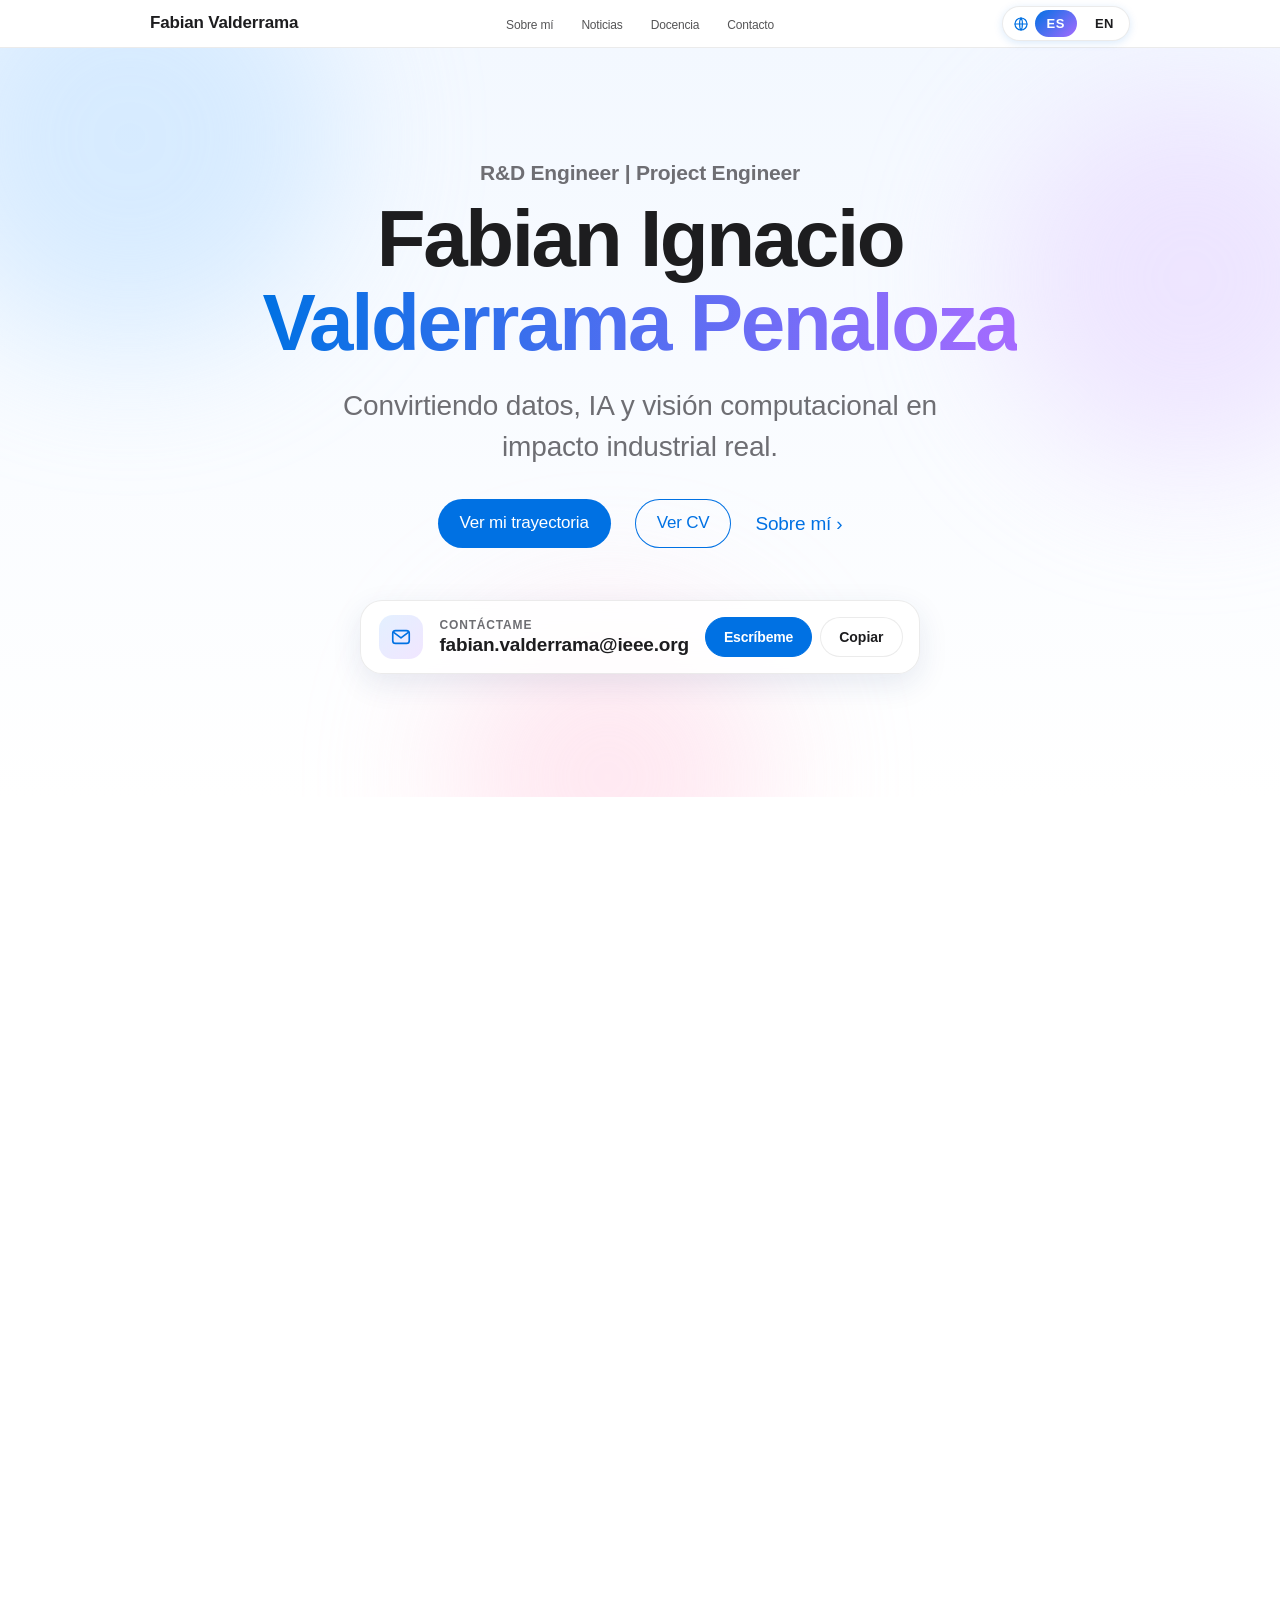
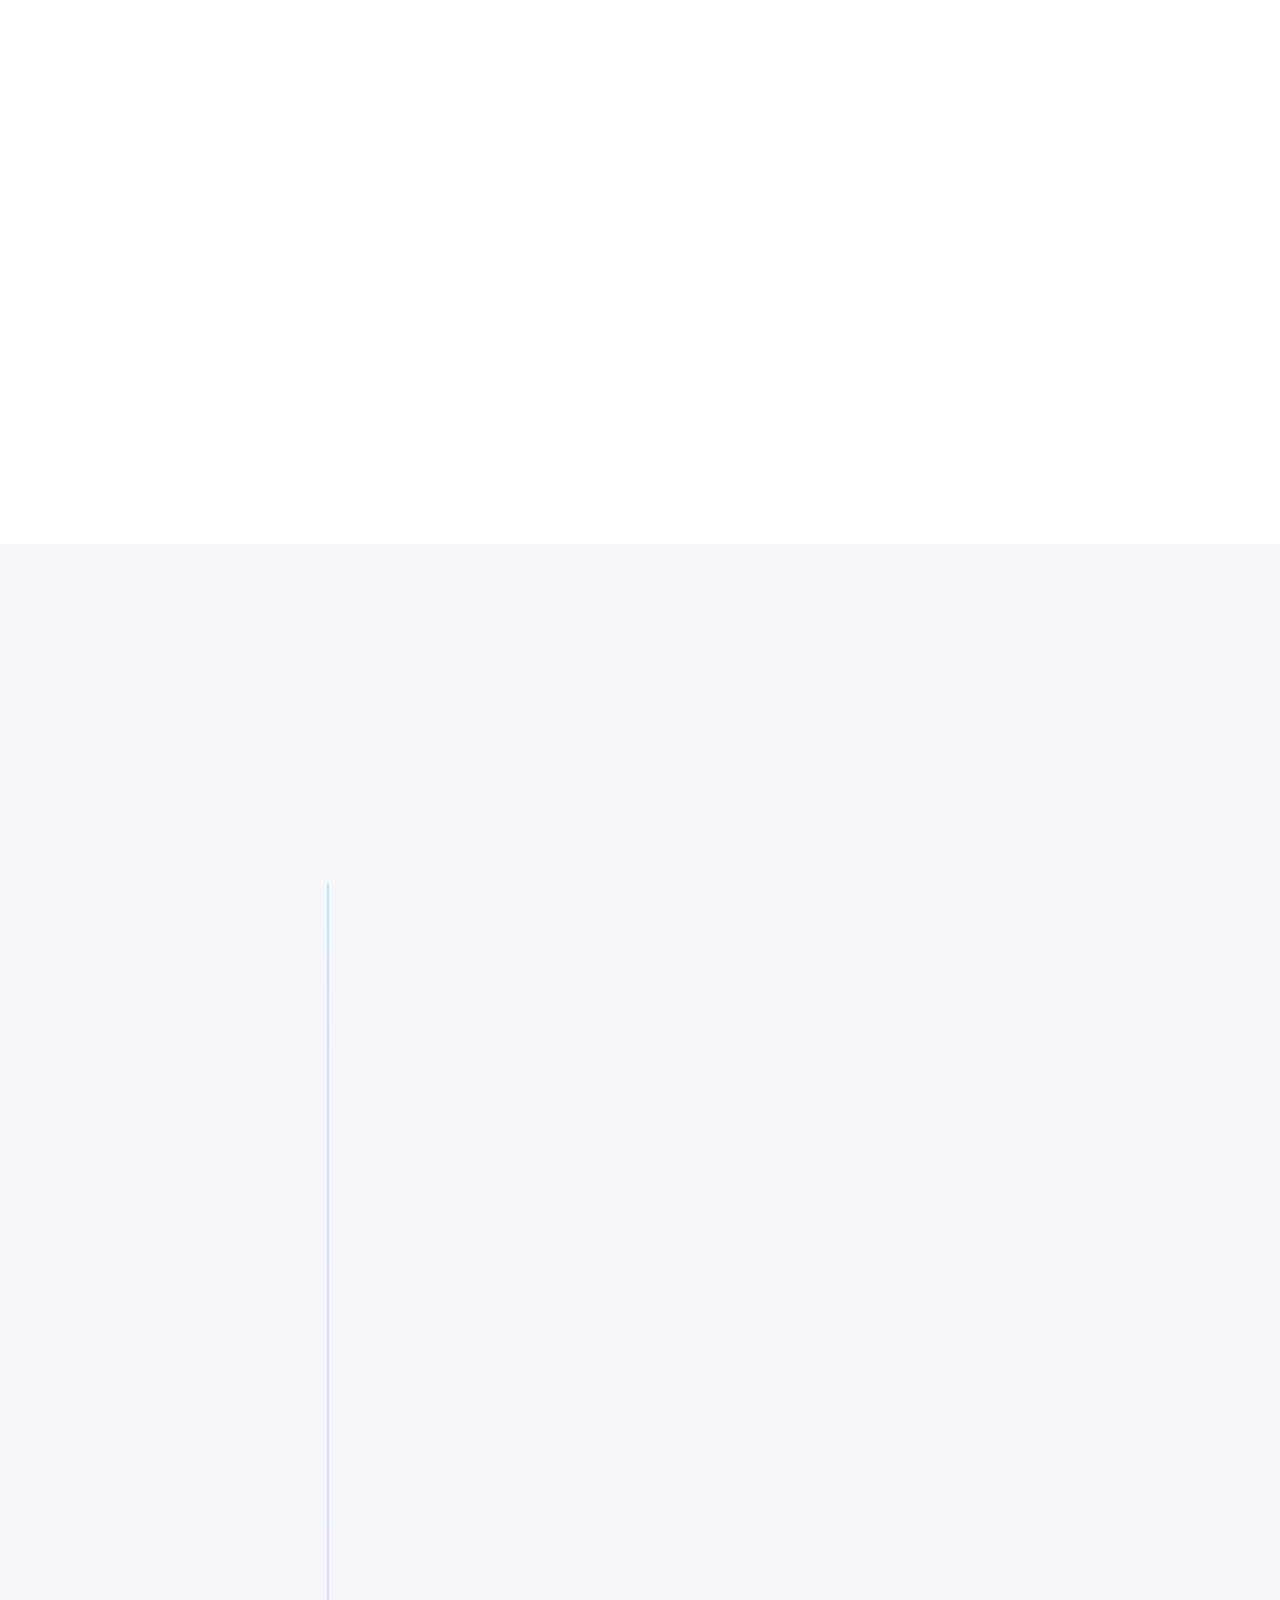
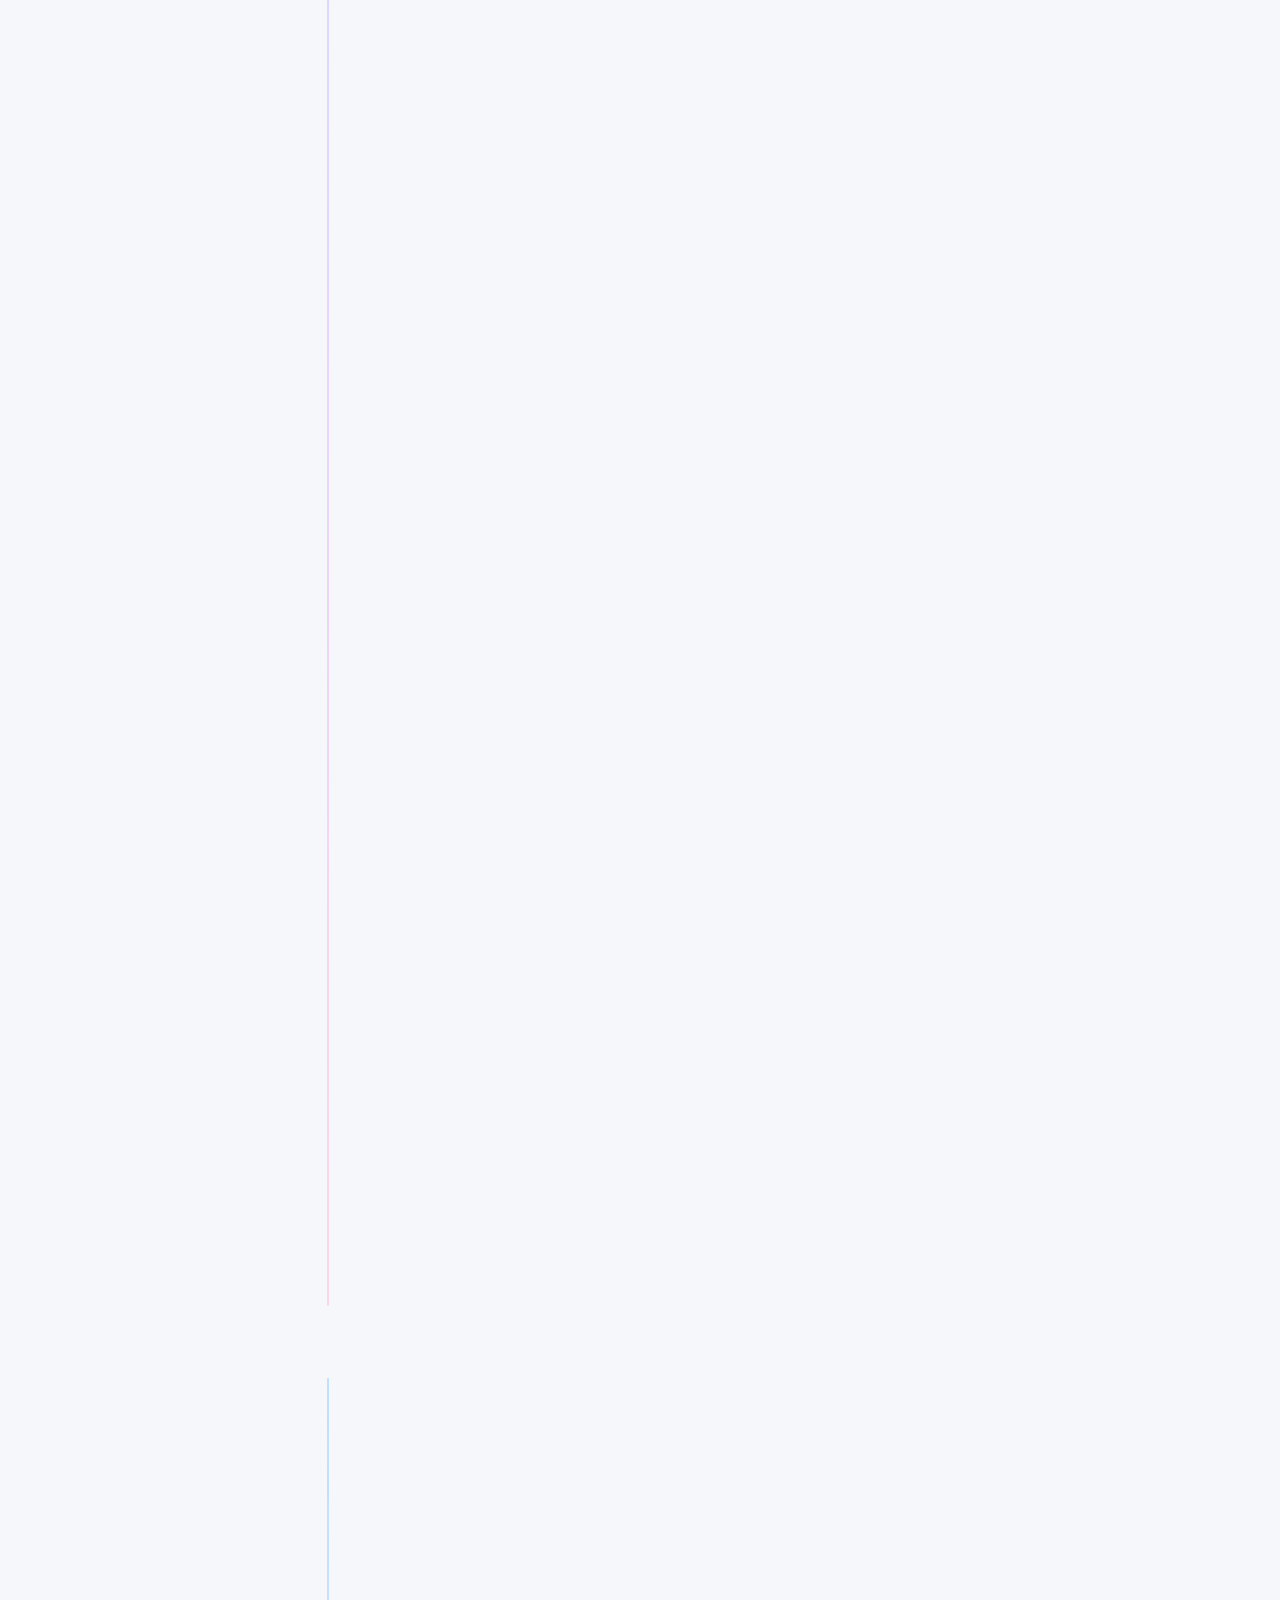
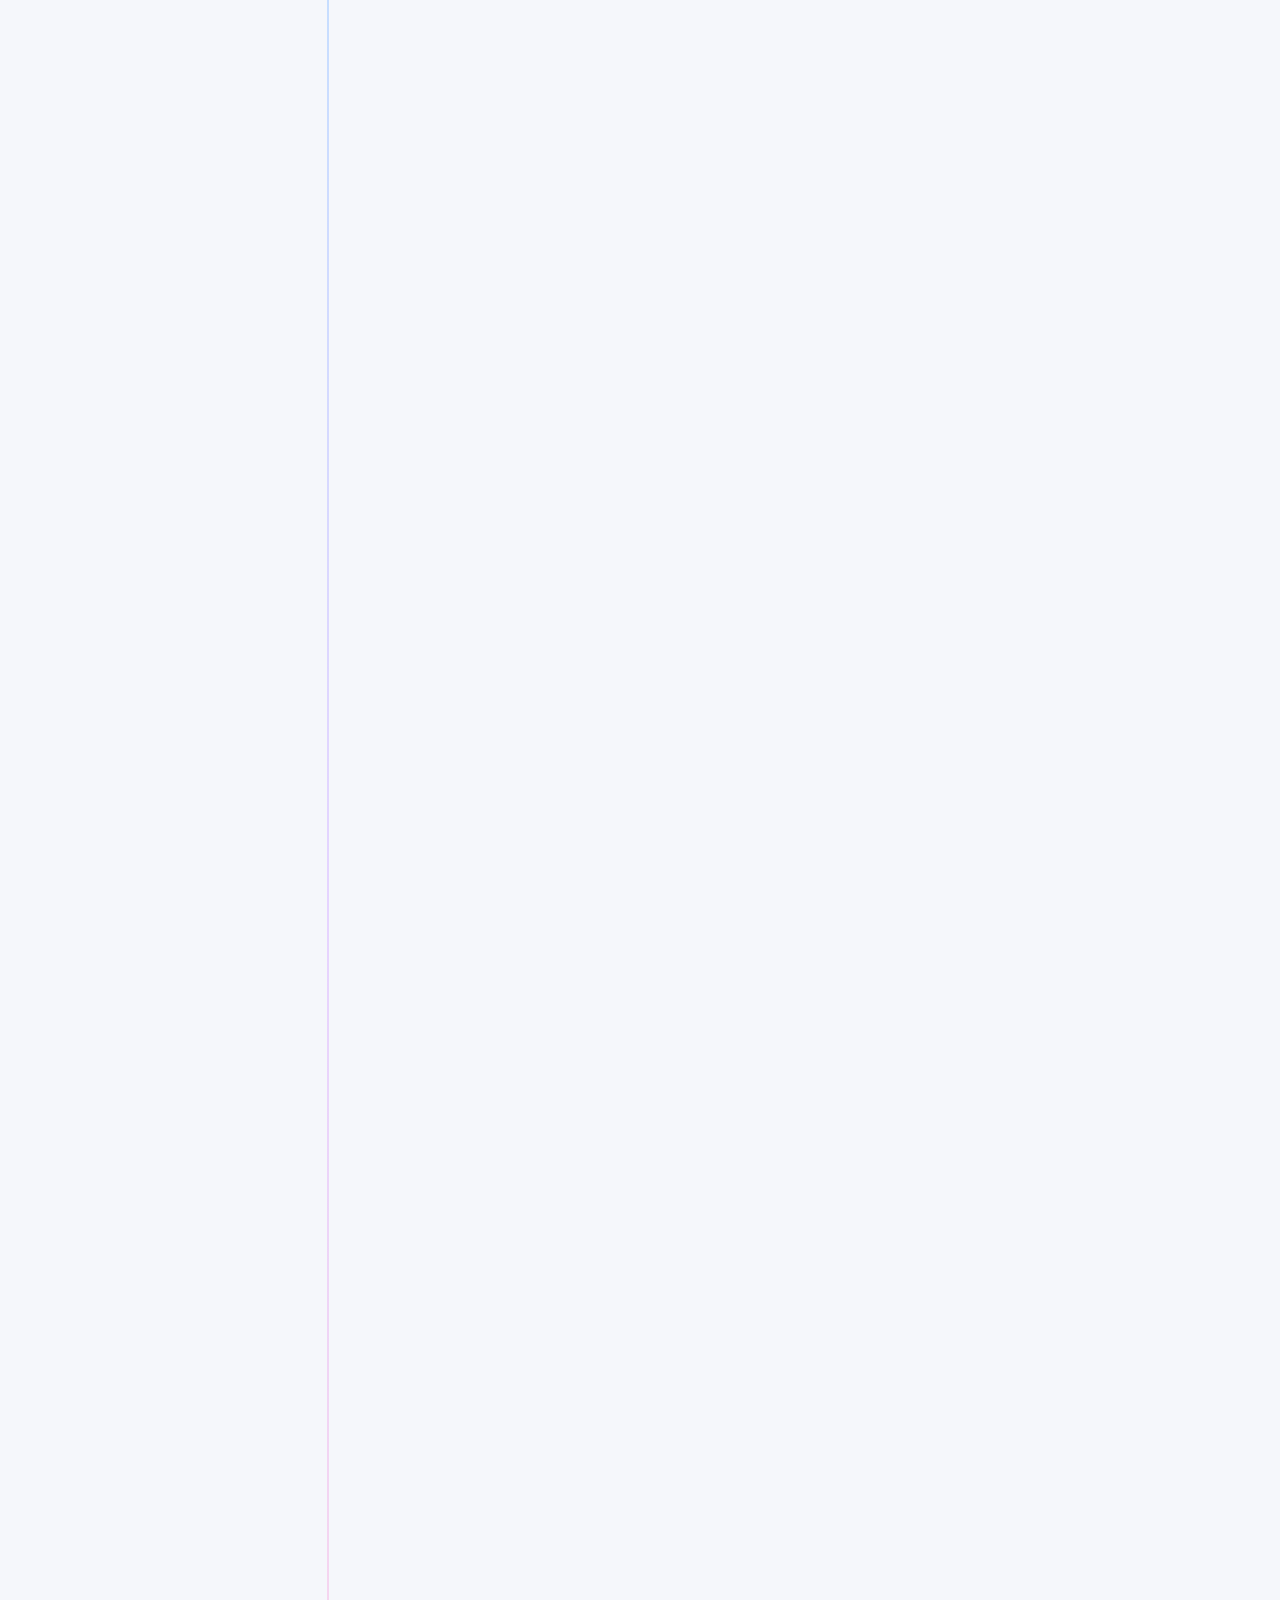
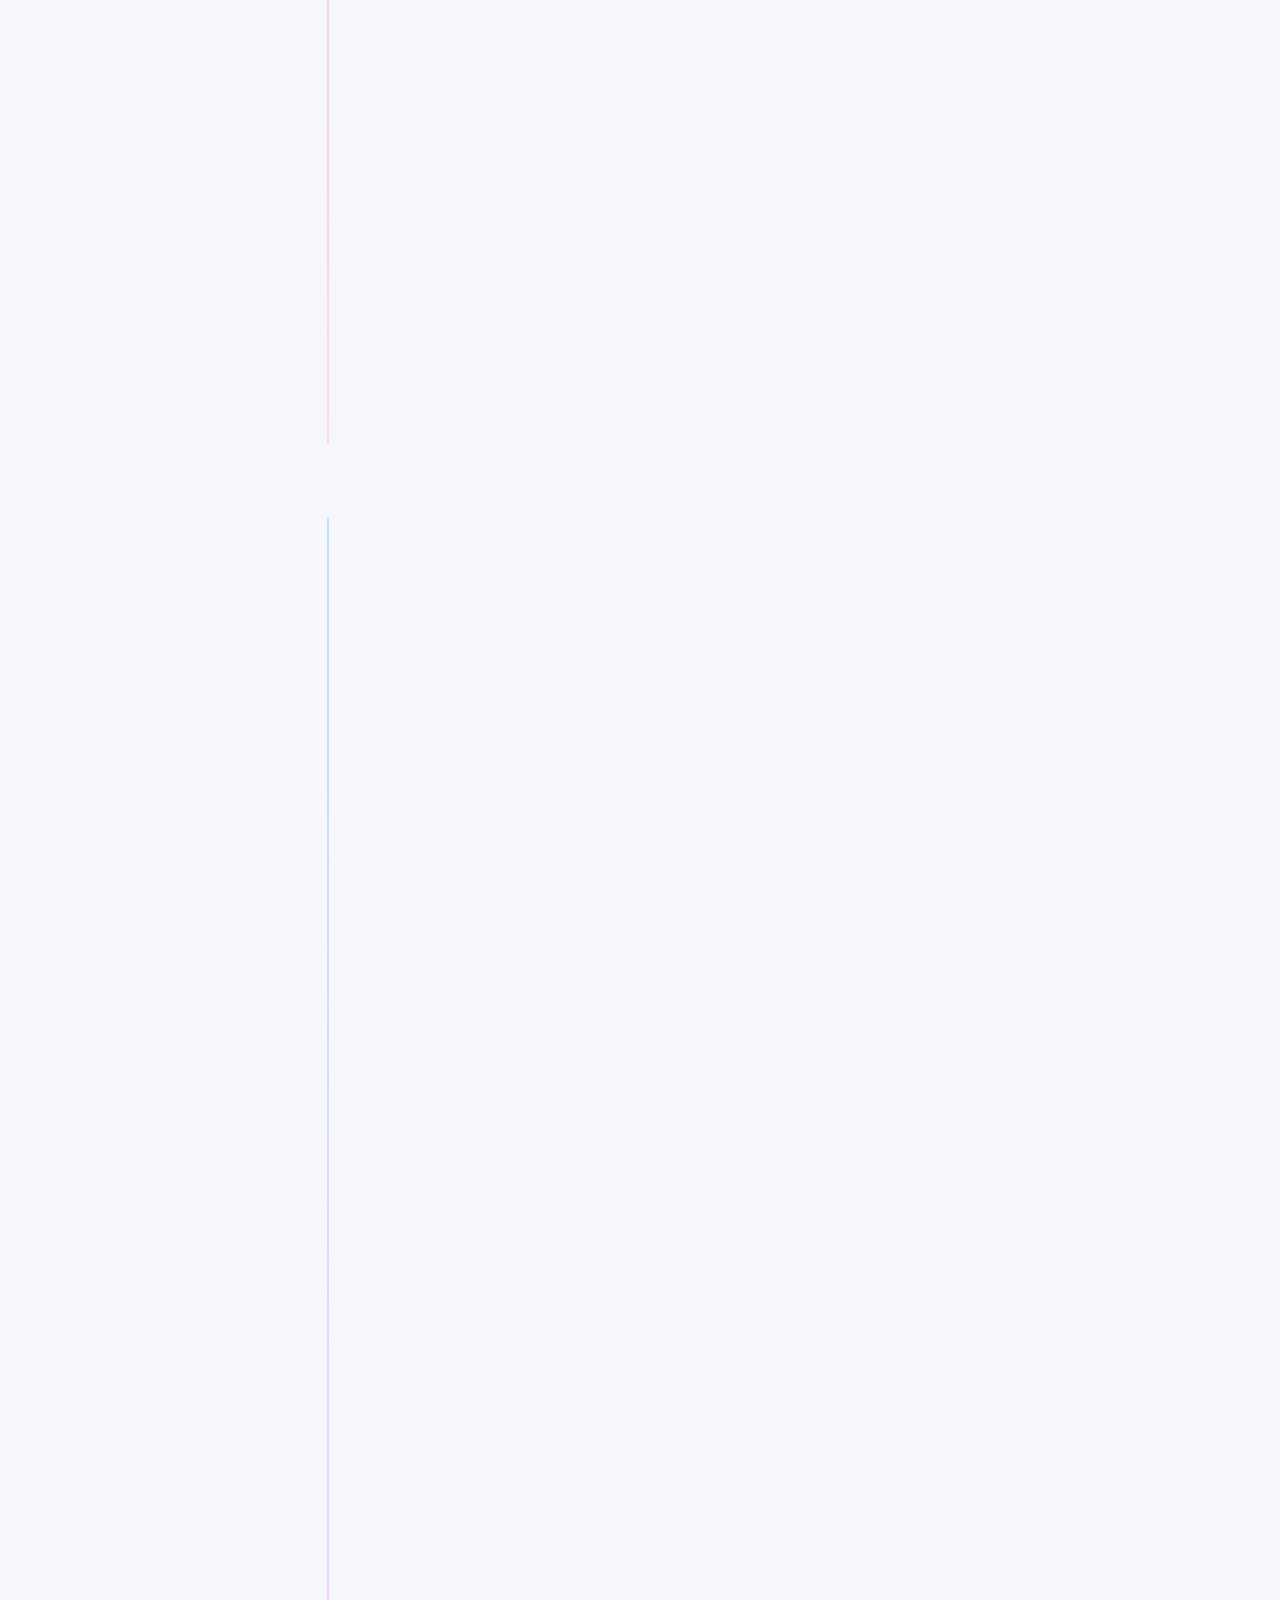
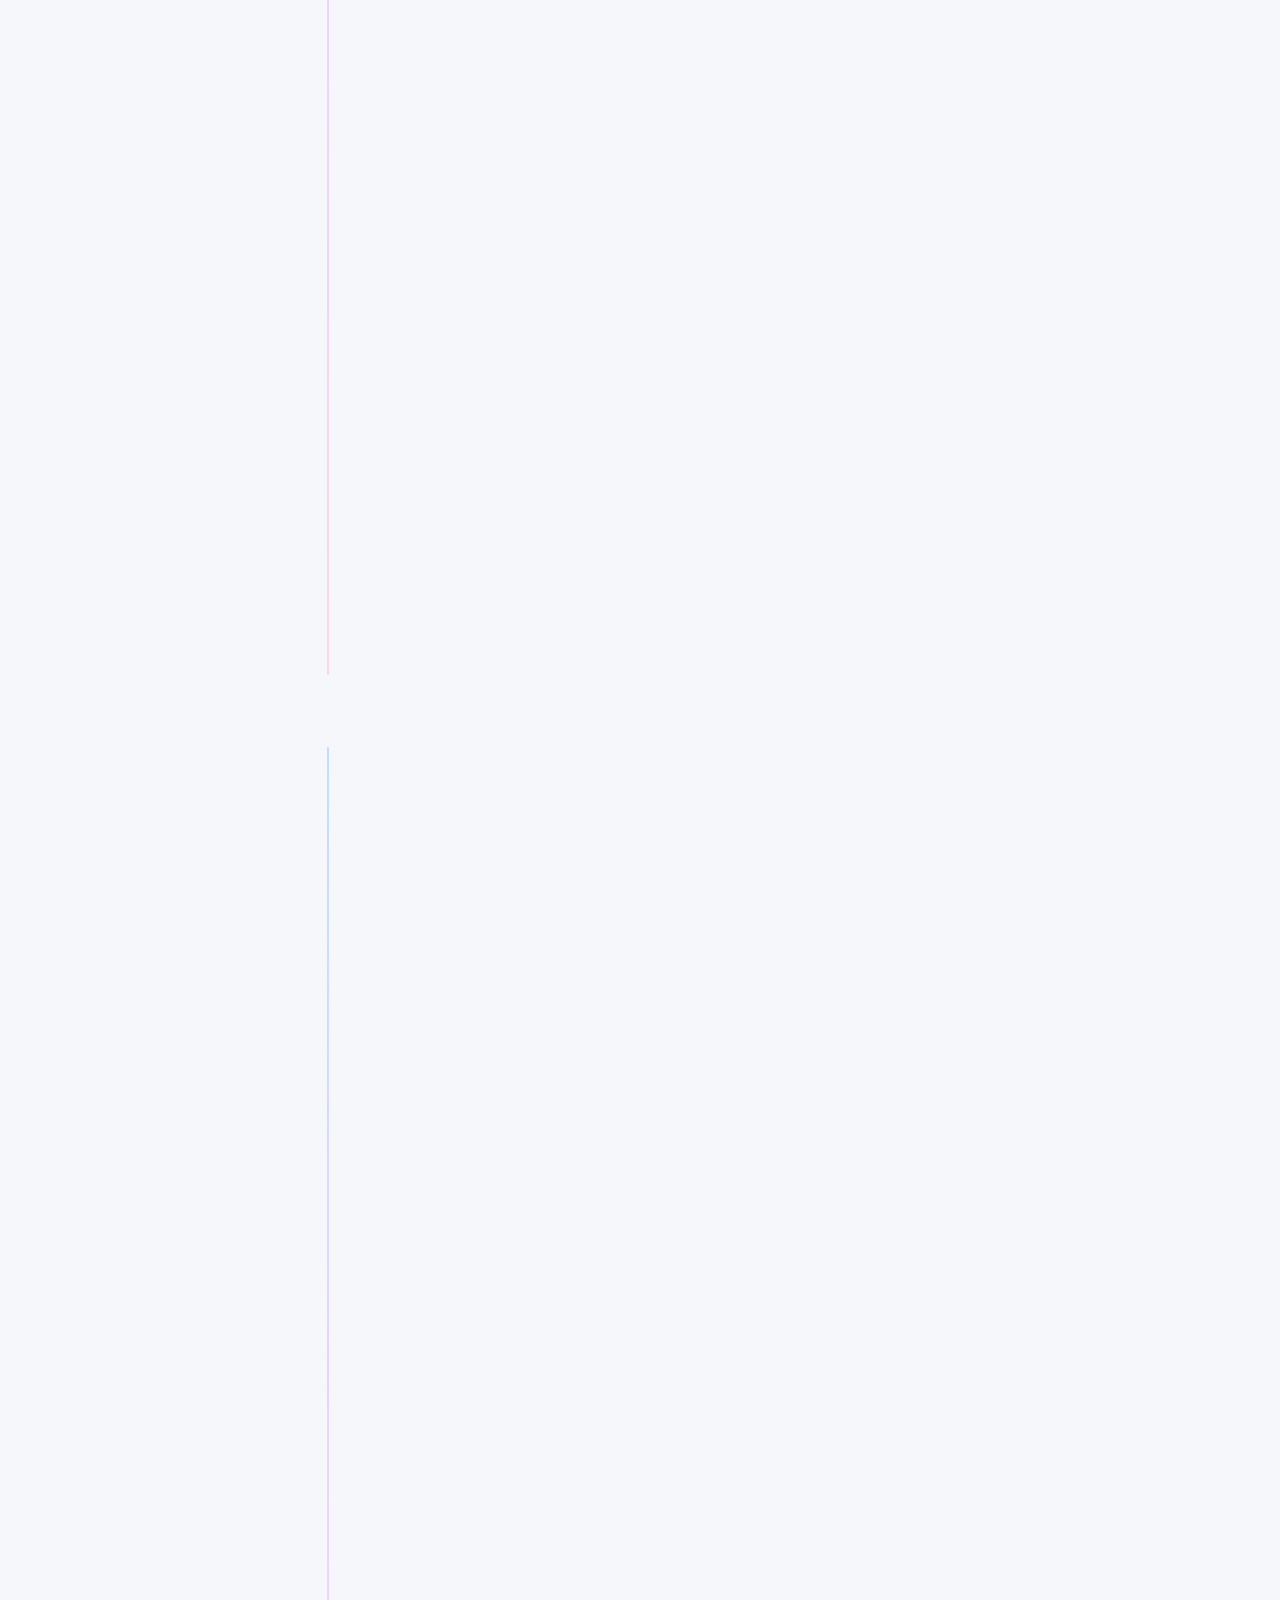
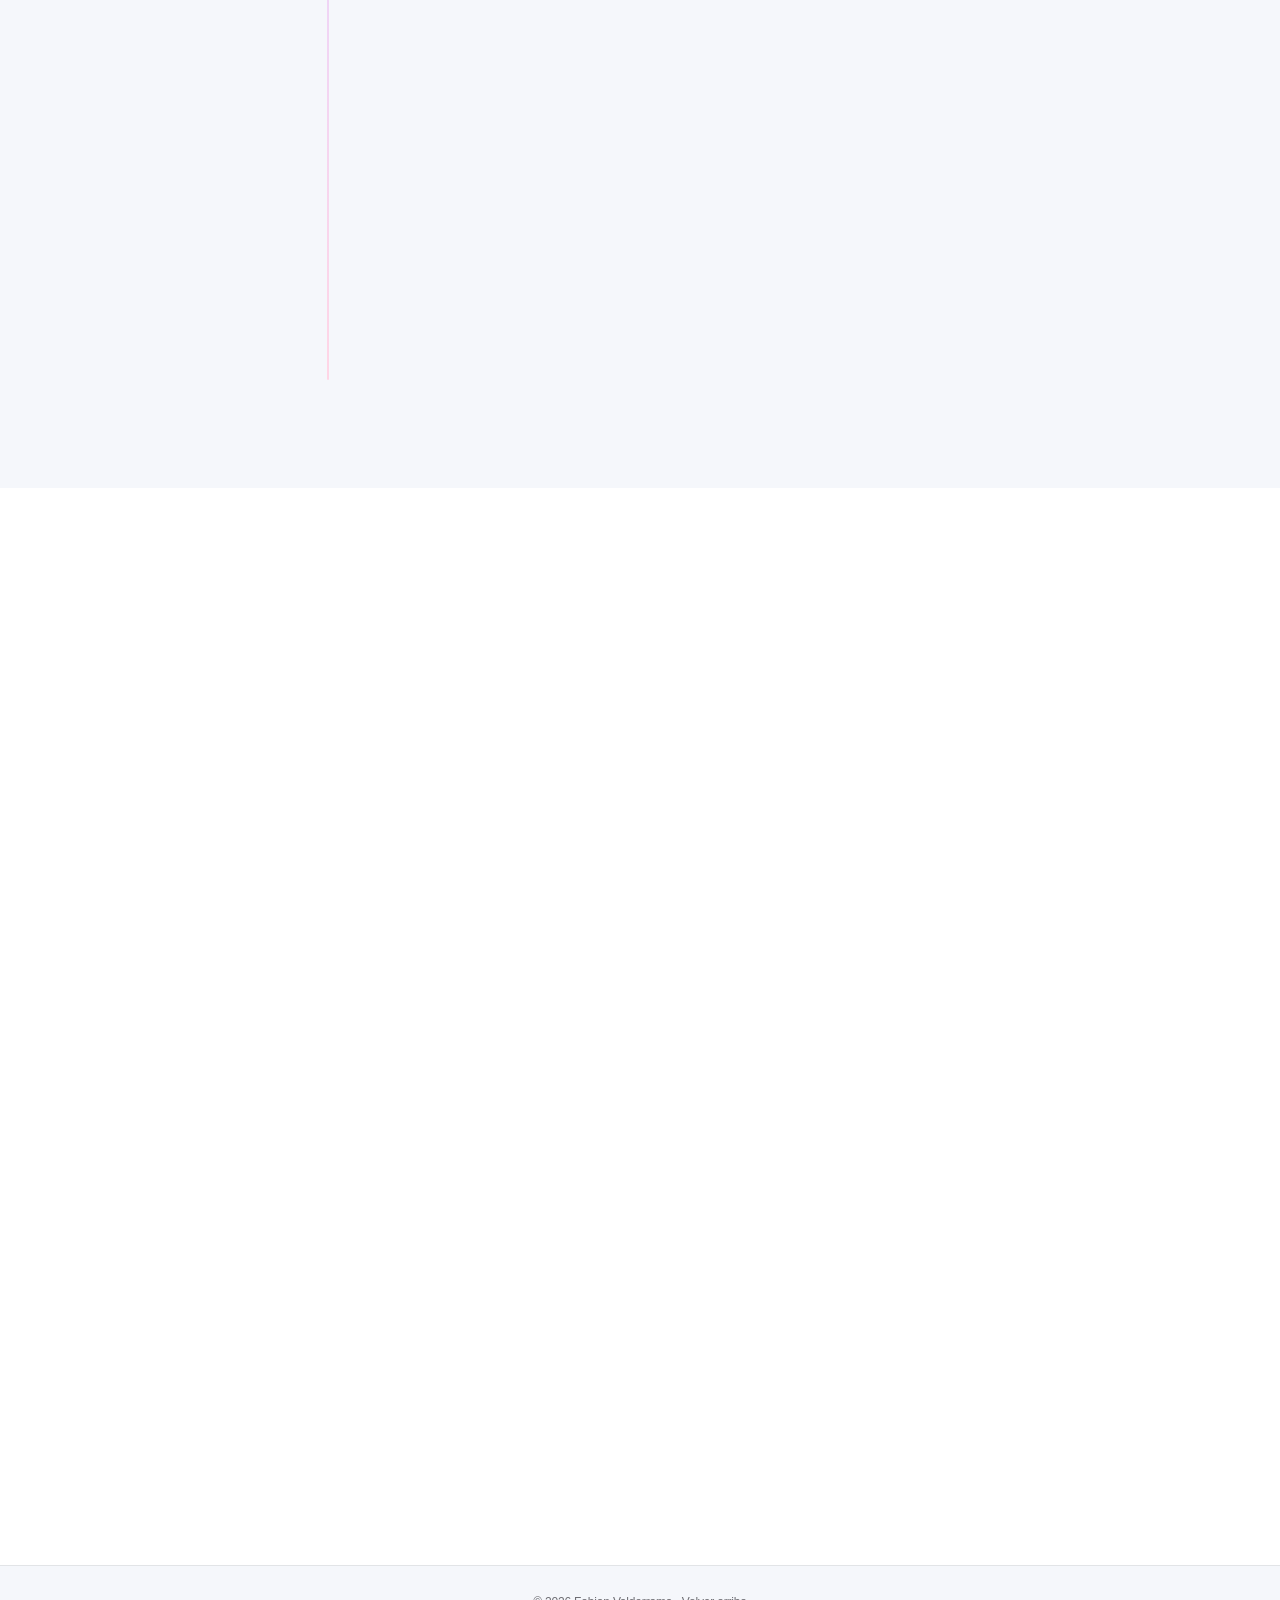
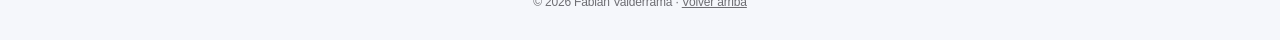
<file: index.html>
<!DOCTYPE html>
<html lang="es">
<head>
  <meta charset="UTF-8">
  <meta name="viewport" content="width=device-width, initial-scale=1">
  <title>Fabian Valderrama | R&amp;D Engineer | Project Engineer</title>
  <meta name="description" content="Fabian Valderrama, ingeniero civil industrial: datos, inteligencia artificial y visión computacional aplicada a la industria. Trayectoria e investigación.">
  <meta name="author" content="Fabian Valderrama">
  <meta name="robots" content="index, follow, max-image-preview:large">
  <meta name="theme-color" content="#ffffff">
  <meta name="color-scheme" content="light">

  <!-- Security (GitHub Pages cannot send custom headers, so policies are set via meta) -->
  <meta http-equiv="Content-Security-Policy" content="default-src 'none'; script-src 'self'; style-src 'self'; img-src 'self' data:; font-src 'self'; connect-src 'none'; manifest-src 'self'; base-uri 'none'; form-action 'none'">
  <meta name="referrer" content="strict-origin-when-cross-origin">

  <!-- Canonical and languages -->
  <link rel="canonical" href="https://fabianvald.github.io/">
  <link rel="alternate" hreflang="es" href="https://fabianvald.github.io/">
  <link rel="alternate" hreflang="en" href="https://fabianvald.github.io/en.html">
  <link rel="alternate" hreflang="x-default" href="https://fabianvald.github.io/">

  <!-- Open Graph / Twitter -->
  <meta property="og:type" content="website">
  <meta property="og:site_name" content="Fabian Valderrama">
  <meta property="og:title" content="Fabian Valderrama | R&amp;D Engineer | Project Engineer">
  <meta property="og:description" content="Fabian Valderrama, ingeniero civil industrial: datos, inteligencia artificial y visión computacional aplicada a la industria. Trayectoria e investigación.">
  <meta property="og:url" content="https://fabianvald.github.io/">
  <meta property="og:locale" content="es_CL">
  <meta property="og:locale:alternate" content="en_US">
  <meta property="og:image" content="https://fabianvald.github.io/og-image.png">
  <meta property="og:image:width" content="1200">
  <meta property="og:image:height" content="630">
  <meta property="og:image:alt" content="Fabian Valderrama, R&amp;D Engineer | Project Engineer. Datos, IA y visión computacional.">
  <meta name="twitter:card" content="summary_large_image">
  <meta name="twitter:title" content="Fabian Valderrama | R&amp;D Engineer | Project Engineer">
  <meta name="twitter:description" content="Fabian Valderrama, ingeniero civil industrial: datos, inteligencia artificial y visión computacional aplicada a la industria. Trayectoria e investigación.">
  <meta name="twitter:image" content="https://fabianvald.github.io/og-image.png">
  <meta name="twitter:image:alt" content="Fabian Valderrama, R&amp;D Engineer | Project Engineer. Datos, IA y visión computacional.">

  <!-- Icons -->
  <link rel="icon" href="favicon.svg" type="image/svg+xml">
  <link rel="icon" href="favicon-32.png" sizes="32x32" type="image/png">
  <link rel="apple-touch-icon" href="apple-touch-icon.png">

  <link rel="stylesheet" href="style.css">
  <script src="init.js"></script>

  <!-- Structured data -->
  <script type="application/ld+json">
{
  "@context": "https://schema.org",
  "@graph": [
    {
      "@type": "WebSite",
      "@id": "https://fabianvald.github.io/#website",
      "url": "https://fabianvald.github.io/",
      "name": "Fabian Valderrama",
      "inLanguage": [
        "es",
        "en"
      ],
      "publisher": {
        "@id": "https://fabianvald.github.io/#person"
      }
    },
    {
      "@type": "Person",
      "@id": "https://fabianvald.github.io/#person",
      "name": "Fabian Ignacio Valderrama Peñaloza",
      "alternateName": "Fabian Valderrama",
      "url": "https://fabianvald.github.io/",
      "image": "https://fabianvald.github.io/og-image.png",
      "jobTitle": "R&D Engineer | Project Engineer",
      "description": "Ingeniero civil industrial con enfoque en datos, inteligencia artificial y visión computacional aplicados a la industria.",
      "worksFor": {
        "@type": "Organization",
        "name": "Garces Fruit",
        "url": "https://garcesfruit.com/"
      },
      "alumniOf": {
        "@type": "CollegeOrUniversity",
        "name": "Universidad de O’Higgins",
        "url": "https://www.uoh.cl/"
      },
      "knowsAbout": [
        "Data engineering",
        "Data analytics",
        "Artificial intelligence",
        "Computer vision",
        "Machine learning",
        "MLOps",
        "Project management"
      ],
      "sameAs": [
        "https://www.linkedin.com/in/fabian-ignacio-valderrama-pe%C3%B1aloza-62650b213",
        "https://github.com/FabianVald"
      ]
    }
  ]
}
  </script>
</head>
<body>
  <a class="skip" href="#main">Saltar al contenido</a>
  <div class="progress" id="progress"></div>

  <nav class="globalnav" aria-label="Principal">
    <div class="globalnav-inner">
      <a class="brand" href="#top">Fabian Valderrama</a>
      <ul>
        <li><a href="#about">Sobre mí</a></li>
        <li><a href="#news">Noticias</a></li>
        <li><a href="#teaching">Docencia</a></li>
        <li><a href="#contact">Contacto</a></li>
      </ul>
      <div class="langswitch" role="group" aria-label="Idioma / Language"><svg viewBox="0 0 24 24" width="16" height="16" fill="none" stroke="currentColor" stroke-width="1.8" stroke-linecap="round" stroke-linejoin="round" aria-hidden="true"><circle cx="12" cy="12" r="9"/><path d="M3 12h18M12 3c2.8 3 2.8 15 0 18M12 3c-2.8 3-2.8 15 0 18"/></svg><span class="seg active" aria-current="true" lang="es">ES</span><a class="seg" href="en.html" hreflang="en" lang="en" title="Read this page in English">EN</a></div>
    </div>
  </nav>

  <header id="top" class="hero">
    <div class="blob b1"></div><div class="blob b2"></div><div class="blob b3"></div>
    <div class="hero-inner">
      <p class="eyebrow">R&amp;D Engineer | Project Engineer</p>
      <h1>Fabian Ignacio<br><span class="grad">Valderrama Penaloza</span></h1>
      <p class="subhead">Convirtiendo datos, IA y visión computacional en impacto industrial real.</p>
      <p class="cta"><a class="pill" href="#news">Ver mi trayectoria</a> <a class="pill ghost" href="https://drive.google.com/file/d/1I0F7sS0Pfs-_HcPN2wdAn4Lx5Hqav-I3/view?usp=sharing" target="_blank" rel="noopener noreferrer">Ver CV</a> <a class="link" href="#about">Sobre mí</a></p>
      <div class="hero-contact">
        <span class="hc-icon" aria-hidden="true">
          <svg viewBox="0 0 24 24" width="22" height="22" fill="none" stroke="currentColor" stroke-width="1.8" stroke-linecap="round" stroke-linejoin="round"><rect x="3" y="5" width="18" height="14" rx="3"/><path d="m4 7 8 6 8-6"/></svg>
        </span>
        <div class="hc-text">
          <span class="hc-label">Contáctame</span>
          <a class="hc-mail" href="mailto:fabian.valderrama@ieee.org?subject=Contacto%20desde%20tu%20sitio%20web">fabian.valderrama@ieee.org</a>
        </div>
        <div class="hc-actions">
          <a class="hc-btn primary" href="mailto:fabian.valderrama@ieee.org?subject=Contacto%20desde%20tu%20sitio%20web">Escríbeme</a>
          <button class="hc-btn copy-mail" type="button" data-mail="fabian.valderrama@ieee.org" data-ok="Correo copiado:" data-fail="No se pudo copiar. Dirección:">Copiar</button>
        </div>
      </div>
      <p class="copied" role="status" aria-live="polite"></p>
    </div>
  </header>

  <main id="main">
    <section id="about" class="band">
      <div class="wrap narrow">
        <h2 class="reveal">Sobre mí</h2>
        <p class="lead reveal">Soy <strong>Ingeniero Civil Industrial</strong> y Licenciado en Ciencias de la Ingeniería de la Universidad de O’Higgins, con un Minor en Data Analytics. Combino analítica de datos, inteligencia artificial y gestión de proyectos para convertir los datos en soluciones que generan valor en contextos industriales y estratégicos.</p>
        <p class="lead reveal">Diseño soluciones de datos de extremo a extremo: <strong>ingeniería de datos</strong> (procesos ETL/ELT, modelado y calidad de datos), <strong>visión computacional</strong> y <strong>modelos de machine learning</strong> llevados a producción, aplicando MLOps, DataOps y DevOps para que las soluciones sean confiables, medibles y mantenibles.</p>
        <p class="lead reveal">Con una base en investigación presentada en conferencias internacionales y experiencia liderando equipos, busco colaborar en proyectos que requieran <strong>visión sistémica</strong>, capacidad analítica y compromiso con la innovación tecnológica aplicada a la industria.</p>
        <h3 class="skills-title reveal">Áreas de especialidad</h3>
        <div class="areas reveal">
          <div class="area"><span class="area-icon data"><svg viewBox="0 0 24 24" width="22" height="22" fill="none" stroke="currentColor" stroke-width="1.8" stroke-linecap="round" stroke-linejoin="round"><path d="M4 20V10M10 20V4M16 20v-7M22 20H2"/></svg></span><h4>Datos y analítica</h4><p>Ingeniería y modelado de datos, procesos ETL/ELT y analítica para decisiones basadas en datos.</p></div>
          <div class="area"><span class="area-icon ai"><svg viewBox="0 0 24 24" width="22" height="22" fill="none" stroke="currentColor" stroke-width="1.8" stroke-linecap="round" stroke-linejoin="round"><path d="M2 12s3.6-7 10-7 10 7 10 7-3.6 7-10 7S2 12 2 12z"/><circle cx="12" cy="12" r="3"/></svg></span><h4>IA y visión computacional</h4><p>Modelos de machine learning y deep learning, desde la investigación hasta el despliegue.</p></div>
          <div class="area"><span class="area-icon ops"><svg viewBox="0 0 24 24" width="22" height="22" fill="none" stroke="currentColor" stroke-width="1.8" stroke-linecap="round" stroke-linejoin="round"><path d="M20 11a8 8 0 0 0-14-4M4 4v4h4M4 13a8 8 0 0 0 14 4M20 20v-4h-4"/></svg></span><h4>MLOps y DevOps</h4><p>Automatización, versionado y monitoreo para llevar modelos a producción de forma confiable.</p></div>
          <div class="area"><span class="area-icon pm"><svg viewBox="0 0 24 24" width="22" height="22" fill="none" stroke="currentColor" stroke-width="1.8" stroke-linecap="round" stroke-linejoin="round"><path d="M5 21V4M5 4h11l-2 4 2 4H5"/></svg></span><h4>Gestión de proyectos y producto</h4><p>Roadmaps, backlog y coordinación de equipos y stakeholders con metodologías ágiles.</p></div>
        </div>
      </div>
    </section>

    <section id="news" class="band alt">
      <div class="wrap">
        <h2 class="reveal">Noticias</h2>
        <p class="section-sub reveal">Una línea de tiempo de trabajo, investigación, eventos y actividad en la comunidad. Filtra por tipo.</p>

        <div class="filters reveal" role="group" aria-label="Filtrar noticias por tipo">
          <button class="chip active" data-filter="all">Todo</button>
          <button class="chip work" data-filter="work">Trabajo</button>
          <button class="chip research" data-filter="research">Investigación</button>
          <button class="chip event" data-filter="event">Eventos</button>
          <button class="chip education" data-filter="education">Educación</button>
          <button class="chip community" data-filter="community">Comunidad</button>
        </div>

        <div class="timeline">
        <div class="year-block">
          <div class="year-label reveal"><h3><span>2026</span></h3></div>
          <div class="items">
            <article class="item reveal" data-cat="research">
              <span class="dot"></span>
              <div class="card">
                <div class="top"><span class="badge research">Investigación</span><span class="orig">NeVi2026 Workshop · ECCV 2026</span></div>
                <h4>Paper eBIRD en NeVi2026, ECCV 2026</h4>
                <figure class="figure">
                  <img src="src/ebird-nevi2026.webp" width="1600" height="900" decoding="async" loading="lazy" alt="Arquitectura de eBIRD: Downblock, Upblock, Midblock y bloque de time embedding, junto a la entrada de eventos y las imágenes de intensidad generadas y objetivo de rostros.">
                  <figcaption>Arquitectura de eBIRD y resultados de la reconstrucción de eventos a intensidad (evento de entrada, generada, objetivo).</figcaption>
                </figure>
                <p>Estoy muy contento de ser coautor de la publicación que será presentada en el <strong>NeVi2026 Workshop</strong>, en el marco de <strong>ECCV 2026</strong> en Malmö, Suecia.</p>
                <p><strong><a href="https://arxiv.org/abs/2608.08519" rel="noopener noreferrer">eBIRD: Event-based Intensity Image Reconstruction Using Controllable Diffusion Models</a></strong><br>Ignacio Bugueno-Cordova, Fabian Ignacio Valderrama Peñaloza, Rodrigo Verschae.</p>
                <p>Quiero agradecer enormemente el apoyo y la colaboración de <a href="https://rodrigo.verschae.org/" rel="noopener noreferrer">Rodrigo Verschae</a> e <a href="https://www.linkedin.com/in/ibuguenoc/" rel="noopener noreferrer">Ignacio Bugueno-Cordova</a> a lo largo de este trabajo. Ha sido un privilegio ser parte de este proyecto junto a ellos, y valoro muchísimo su compromiso, guía y trabajo constante para sacarlo adelante.</p>
              </div>
            </article>
            <article class="item reveal" data-cat="work">
              <span class="dot"></span>
              <div class="card">
                <div class="top"><span class="badge work">Trabajo</span><span class="orig">Aniversario laboral</span></div>
                <h4>Un año como Data Engineer en Garces Fruit</h4>
                <p>Cumplo un año desde que comencé un <strong>nuevo cargo</strong> como <strong>Data Engineer</strong> en <a href="https://garcesfruit.com/" rel="noopener noreferrer">@Garces Fruit</a>.</p>
              </div>
            </article>
            <article class="item reveal" data-cat="event">
              <span class="dot"></span>
              <div class="card">
                <div class="top"><span class="badge event">Evento</span><span class="orig">11º Congreso Latinoamericano IA, Tech y Negocios</span></div>
                <h4>AI World Congress 2026</h4>
                <figure class="figure">
                  <img src="src/america-digital.webp" width="1024" height="819" decoding="async" loading="lazy" alt="Grupo de seis asistentes posando junto al gran letrero #AMERICA DIGITAL en el AI World Congress 2026.">
                  <figcaption>En #AmericaDigital, AI World Congress 2026.</figcaption>
                </figure>
                <p>Participé en el <a href="https://congreso.america-digital.com/" rel="noopener noreferrer">11º Congreso Latinoamericano IA, Tech y Negocios – AI World Congress 2026</a>, realizado el 9 y 10 de septiembre en Espacio Riesco, Santiago de Chile.</p>
              </div>
            </article>
            <article class="item reveal" data-cat="work">
              <span class="dot"></span>
              <div class="card">
                <div class="top"><span class="badge work">Trabajo</span><span class="orig">Evento tecnológico</span></div>
                <h4>Microsoft Fabric Analyst in a Day</h4>
                <p>En las oficinas de Microsoft, participé en el evento <strong>SOLUCIONES@AVOS TECH – Fabric Analyst in a Day</strong>, una oportunidad clave para consolidar mis conocimientos y fortalecer mis habilidades de análisis de datos. Fue una jornada enriquecedora que me permitió profundizar en herramientas y buenas prácticas del <strong>ecosistema Microsoft Fabric</strong>.</p>
              </div>
            </article>
          </div>
        </div>
        <div class="year-block">
          <div class="year-label reveal"><h3><span>2025</span></h3></div>
          <div class="items">
            <article class="item reveal" data-cat="event">
              <span class="dot"></span>
              <div class="card">
                <div class="top"><span class="badge event">Evento</span><span class="orig">Conferencia tecnológica</span></div>
                <h4>IoT y robótica en Chile</h4>
                <p>Participé en el evento: <strong>“¿Cómo están transformando el IoT y la robótica la productividad en Chile?”</strong> organizado por @AHK Chile (Cámara Chileno-Alemana de Comercio e Industria) y @CoreDevX. Se exploraron experiencias específicas y casos reales desarrollados en Chile. Se aprende a aplicar <strong>soluciones de IoT, visión computacional y robótica móvil</strong> para mejorar la eficiencia, la seguridad y la trazabilidad en distintos entornos industriales.</p>
              </div>
            </article>
            <article class="item reveal" data-cat="work">
              <span class="dot"></span>
              <div class="card">
                <div class="top"><span class="badge work">Trabajo</span><span class="orig">Nuevo cargo</span></div>
                <h4>Data Engineer en Garces Fruit</h4>
                <p>He comenzado un <strong>nuevo cargo</strong> como <strong>Data Engineer</strong> en <a href="https://garcesfruit.com/" rel="noopener noreferrer">@Garces Fruit</a>.</p>
              </div>
            </article>
            <article class="item reveal" data-cat="research">
              <span class="dot"></span>
              <div class="card">
                <div class="top"><span class="badge research">Investigación</span><span class="orig">IEEE/CVF Conference on Computer Vision and Pattern Recognition</span></div>
                <h4>Póster de investigación en CVPR 2025</h4>
                <figure class="figure small">
                  <img src="src/cvpr-2025.webp" width="469" height="434" decoding="async" loading="lazy" alt="Fabian Valderrama en el salón de exhibición de CVPR 2025, con los stands de Amazon y Qualcomm al fondo.">
                  <figcaption>En CVPR 2025.</figcaption>
                </figure>
                <p>En <a href="https://cvpr.thecvf.com/" rel="noopener noreferrer">CVPR</a> 2025, la principal conferencia mundial de visión computacional e inteligencia artificial, presenté mi póster de investigación titulado <strong>“eBIRD: Event-Based Image Reconstruction by a Denoising Diffusion Probabilistic Model Control”</strong> durante un workshop especializado. Esta oportunidad me permitió mostrar mi trabajo sobre imágenes basadas en eventos y modelos de difusión, participar en discusiones técnicas y recibir comentarios de investigadores de la academia y la industria. También participé en sesiones clave y actividades de networking, conectando con expertos de instituciones como Intel Labs, Amazon y las mejores universidades.</p>
              </div>
            </article>
            <article class="item reveal" data-cat="work">
              <span class="dot"></span>
              <div class="card">
                <div class="top"><span class="badge work">Trabajo</span><span class="orig">Nuevo cargo</span></div>
                <h4>Proyecto FIC de producción de cerezas</h4>
                <p>Me incorporé como prestador de servicios al FIC <strong>“Transferencia y Adopción de Tecnologías para la Gestión de Riesgos en el Proceso de Producción de Cerezas”</strong>. Participé en el desarrollo orientado a la agricultura de precisión en la industria de la cereza, colaborando en soluciones basadas en IoT y liderando el despliegue y desarrollo de soluciones innovadoras con tecnología LoRa, visión computacional y sensorización para el monitoreo y la gestión de riesgos productivos.</p>
              </div>
            </article>
            <article class="item reveal" data-cat="event">
              <span class="dot"></span>
              <div class="card">
                <div class="top"><span class="badge event">Evento</span><span class="orig">1st Cherries x Redagrícola Conference 2025</span></div>
                <h4>Conferencia Cerezas x Redagrícola</h4>
                <p>Representé al proyecto <strong>FIC CEREZAS</strong> en un stand durante la <a href="https://conferencias.redagricola.com/cerezas-2025/" rel="noopener noreferrer">1ra Conferencia Cerezas x Redagrícola 2025</a>, un <strong>evento internacional enfocado en la innovación y los desafíos de la industria de la cereza</strong>, realizado en Monticello, Chile.</p>
              </div>
            </article>
            <article class="item reveal" data-cat="research">
              <span class="dot"></span>
              <div class="card">
                <div class="top"><span class="badge research">Investigación</span><span class="orig">IEEE RAS ICRA 2025 LA@Chile Satellite</span></div>
                <h4>Póster en ICRA 2025 LA@Chile</h4>
                <p>Fui presentador de póster en la <a href="https://icra25lasat.ieeechile.cl/" rel="noopener noreferrer">IEEE RAS ICRA 2025 LA@Chile Satellite Conference</a>, un evento internacional que reunió a estudiantes e investigadores de toda Latinoamérica para discutir avances en robótica.</p>
              </div>
            </article>
            <article class="item reveal" data-cat="event">
              <span class="dot"></span>
              <div class="card">
                <div class="top"><span class="badge event">Evento</span><span class="orig">Expomin 2025</span></div>
                <h4>EXPOMIN 2025</h4>
                <p>Participé en <a href="https://www.expomin.cl/" rel="noopener noreferrer">EXPOMIN 2025</a>, una de las <strong>mayores y más influyentes exhibiciones mineras de Latinoamérica</strong>, donde obtuve valiosos conocimientos sobre las últimas innovaciones y tecnologías de la industria.</p>
              </div>
            </article>
            <article class="item reveal" data-cat="education">
              <span class="dot"></span>
              <div class="card">
                <div class="top"><span class="badge education">Educación</span><span class="orig">Logro</span></div>
                <h4>Título de Ingeniería Industrial</h4>
                <p>Obtuve mi <strong>título de Ingeniero Industrial</strong> en 2025, junto con una <strong>Licenciatura en Ciencias de la Ingeniería y un Minor en Analítica de Datos</strong>. Mi informe de proyecto final, <strong>"Modelos de Difusión para la Reconstrucción de Imágenes con Cámaras Basadas en Eventos para Aplicaciones de Seguridad"</strong>, fue guiado por <a href="https://rodrigo.verschae.org/" rel="noopener noreferrer">Rodrigo Verschae</a> e <a href="https://www.linkedin.com/in/ibuguenoc/" rel="noopener noreferrer">Ignacio Bugueño Córdova</a>, con evaluación de una comisión integrada por <strong>Victor Bucarey</strong> y <a href="https://www.linkedin.com/in/giovanni-pais-lucero/" rel="noopener noreferrer">Giovanni Pais</a>.</p>
              </div>
            </article>
          </div>
        </div>
        <div class="year-block">
          <div class="year-label reveal"><h3><span>2024</span></h3></div>
          <div class="items">
            <article class="item reveal" data-cat="community">
              <span class="dot"></span>
              <div class="card">
                <div class="top"><span class="badge community">Comunidad</span><span class="orig">IEEE</span></div>
                <h4>Interim Chair, IEEE Student Branch</h4>
                <p>Me desempeñé como <strong>Interim Chair e iniciador del IEEE Student Branch</strong>, liderando iniciativas clave y fomentando el liderazgo dentro de la organización.</p>
              </div>
            </article>
            <article class="item reveal" data-cat="event">
              <span class="dot"></span>
              <div class="card">
                <div class="top"><span class="badge event">Evento</span><span class="orig">Google Developer Group</span></div>
                <h4>DevFestCloud Santiago x AXMOS</h4>
                <p>Participé en el evento <a href="https://gdg.community.dev/gdg-cloud-santiago-de-chile/" rel="noopener noreferrer">DevFestCloud Santiago</a> X <a href="https://www.axmos.tech/" rel="noopener noreferrer">AXMOS</a> como parte del <strong>Google Developer Group (GDG)</strong>, obteniendo valiosos conocimientos sobre tecnologías cloud e innovación.</p>
              </div>
            </article>
            <article class="item reveal" data-cat="community">
              <span class="dot"></span>
              <div class="card">
                <div class="top"><span class="badge community">Comunidad</span><span class="orig">Mustakis | UOH</span></div>
                <h4>Talleres Mustakis en la UOH</h4>
                <p>En 2024, más de 90 estudiantes de la región participaron en los talleres de la <a href="https://www.fundacionmustakis.org/" rel="noopener noreferrer">Fundación Mustakis</a> en la UOH, y 35 avanzaron a la Final Nacional. Triunfaron obteniendo el primer lugar en la categoría Videojuegos en el evento realizado en Valparaíso.</p>
              </div>
            </article>
            <article class="item reveal" data-cat="event">
              <span class="dot"></span>
              <div class="card">
                <div class="top"><span class="badge event">Evento</span><span class="orig">CIPC</span></div>
                <h4>CIPC 2024</h4>
                <figure class="figure">
                  <img src="src/cipc-2024.webp" width="1546" height="771" decoding="async" loading="lazy" alt="Foto grupal de los participantes de CIPC 2024 frente a la torre del reloj de la Universidad de Concepción.">
                  <figcaption>Participantes de CIPC 2024 en la Universidad de Concepción.</figcaption>
                </figure>
                <p>Participé en <a href="https://cipc.progcomp.cl/" rel="noopener noreferrer">CIPC</a> 2024 en la Universidad de Concepción, entrenando en resolución de problemas con lenguajes como C++ y Python. Durante dos intensas semanas perfeccionamos soluciones algorítmicas y fortalecimos nuestras habilidades en programación competitiva.</p>
              </div>
            </article>
            <article class="item reveal" data-cat="community">
              <span class="dot"></span>
              <div class="card">
                <div class="top"><span class="badge community">Comunidad</span><span class="orig">Mustakis | UOH</span></div>
                <h4>Coordinador y mentor en la UOH</h4>
                <p>La UOH, sede regional por tercer año de la Robótica Educativa de la <a href="https://www.fundacionmustakis.org/" rel="noopener noreferrer">Fundación Mustakis</a>, recibió más de <strong>215 postulaciones</strong>. Como <strong>coordinador y mentor</strong>, apoyé actividades STEAM en el Campus Rancagua.</p>
              </div>
            </article>
            <article class="item reveal" data-cat="community">
              <span class="dot"></span>
              <div class="card">
                <div class="top"><span class="badge community">Comunidad</span><span class="orig">Nuevo cargo</span></div>
                <h4>Coordinador de Mustakis en la UOH</h4>
                <p>Me convertí en el coordinador de las actividades de la Fundación Mustakis en la UOH.</p>
              </div>
            </article>
            <article class="item reveal" data-cat="work">
              <span class="dot"></span>
              <div class="card">
                <div class="top"><span class="badge work">Trabajo</span><span class="orig">Transbank</span></div>
                <h4>Practicante Product Owner en Transbank</h4>
                <p>He comenzado mi <strong>práctica profesional como Product Owner</strong> en <a href="https://publico.transbank.cl/" rel="noopener noreferrer">Transbank</a>, como parte de mi programa de Ingeniería Industrial.</p>
              </div>
            </article>
          </div>
        </div>
        <div class="year-block">
          <div class="year-label reveal"><h3><span>2022 – 2023</span></h3></div>
          <div class="items">
            <article class="item reveal" data-cat="community">
              <span class="dot"></span>
              <div class="card">
                <div class="top"><span class="badge community">Comunidad</span><span class="orig">BRC</span></div>
                <h4>Beauchef Robotics Challenge</h4>
                <p>Beauchef Robotics Challenge (BRC - Universidad de Chile), coordinador de equipos. Primer lugar en la Categoría Abierta, segundo y tercer lugar en la Categoría Universitaria. Iniciativa apoyada por el Instituto de Ciencias de la Ingeniería, la Escuela de Ingeniería y Fábrica Digital UOH.</p>
              </div>
            </article>
            <article class="item reveal" data-cat="community">
              <span class="dot"></span>
              <div class="card">
                <div class="top"><span class="badge community">Comunidad</span><span class="orig">Festival de las Ciencias</span></div>
                <h4>Festival de las Ciencias</h4>
                <p>Monitor de Robótica en Rancagua, Marchigüe, San Vicente y Pichilemu en el <a href="https://www.gob.cl/noticias/festival-de-las-ciencias-conozca-las-mas-de-200-actividades-gratuitas-en-todo-el-pais/" rel="noopener noreferrer">mayor festival científico del país</a>: el <strong>Festival de las Ciencias</strong>, organizado por el <strong>Ministerio de Ciencia, Tecnología, Conocimiento e Innovación de Chile</strong>.</p>
              </div>
            </article>
            <article class="item reveal" data-cat="community">
              <span class="dot"></span>
              <div class="card">
                <div class="top"><span class="badge community">Comunidad</span><span class="orig">IRE</span></div>
                <h4>Final Nacional Interescolar de Robótica Educativa</h4>
                <p>Colaboré en la Final Nacional Interescolar de Robótica Educativa 2022 con 9 estudiantes de O’Higgins, promoviendo el aprendizaje STEAM. El evento se realizó en la Universidad Técnica Federico Santa María en Valparaíso, con 180 participantes de 7 regiones.</p>
              </div>
            </article>
            <article class="item reveal" data-cat="community">
              <span class="dot"></span>
              <div class="card">
                <div class="top"><span class="badge community">Comunidad</span><span class="orig">Ingreso a Mustakis | UOH</span></div>
                <h4>Me uní a Mustakis | UOH</h4>
                <p>Me uní a los primeros mentores que dieron inicio al programa de educación en robótica en la <a href="https://www.uoh.cl/" rel="noopener noreferrer">UOH</a> junto a la <a href="https://www.fundacionmustakis.org/" rel="noopener noreferrer">Fundación Mustakis</a>.</p>
              </div>
            </article>
            <article class="item reveal" data-cat="research">
              <span class="dot"></span>
              <div class="card">
                <div class="top"><span class="badge research">Investigación</span><span class="orig">Ingreso a RISLAB</span></div>
                <h4>Me uní a RISLAB</h4>
                <p>Me incorporé al Laboratorio de Robótica y Sistemas Inteligentes (<a href="https://www.uoh.cl/instituto-de-ciencias-de-la-ingenieria/" rel="noopener noreferrer">RISLAB</a>) del <strong>Instituto de Ciencias de la Ingeniería</strong> de la <strong>Universidad de O'Higgins</strong>, que aborda temas de investigación y desarrollo relacionados con Inteligencia Artificial, Machine Learning, Visión Computacional, Robótica, etc., con aplicaciones en distintas áreas, como agricultura, transporte, minería y salud, entre otras.</p>
              </div>
            </article>
            <article class="item reveal" data-cat="work">
              <span class="dot"></span>
              <div class="card">
                <div class="top"><span class="badge work">Trabajo</span><span class="orig">Nuevo cargo</span></div>
                <h4>Inventory Support en PwC</h4>
                <p>Trabajé en <a href="https://www.pwc.com/cl/es.html" rel="noopener noreferrer">PwC (PriceWaterhouseCoopers)</a> como Inventory Support. Proyecto de inventario en el Aeropuerto AMB, Aerocardal.</p>
              </div>
            </article>
          </div>
        </div>
        </div>
      </div>
    </section>

    <section id="teaching" class="band">
      <div class="wrap">
        <h2 class="reveal">Docencia</h2>
        <div class="grid">
          <article class="card reveal">
            <p class="tag">Ayudante</p>
            <h3>Invierno 2025</h3>
            <p>IND40301-1 | Arquitectura Empresarial</p>
            <p class="meta">Profesor: Alfonso Ehijo Benbow</p>
          </article>
          <article class="card reveal">
            <p class="tag">Ayudante</p>
            <h3>Invierno 2024</h3>
            <p>ING1301-3 | Herramientas Computacionales</p>
            <p class="meta">Profesor: Hernan Reyes</p>
          </article>
          <article class="card reveal">
            <p class="tag">Instructor</p>
            <h3>Verano 2023/2024</h3>
            <p>Club de Robótica</p>
            <p class="meta">Instructor: Fabian I. Valderrama Penaloza</p>
          </article>
          <article class="card reveal">
            <p class="tag">Ayudante</p>
            <h3>Verano 2022</h3>
            <p>MIT0016-1 | Introducción a la Programación y Visión Computacional</p>
            <p class="meta">Profesores: Rodrigo Verschae T, Ignacio Bugueño-Cordova, Rodrigo Delgado V.</p>
          </article>
        </div>
      </div>
    </section>

    <section id="contact" class="band">
      <div class="wrap narrow center">
        <h2 class="reveal">Contacto</h2>
        <p class="lead reveal">Conversemos sobre proyectos de I+D, datos e IA.</p>
        <p class="mail reveal"><a href="mailto:fabian.valderrama@ieee.org?subject=Contacto%20desde%20tu%20sitio%20web">fabian.valderrama@ieee.org</a></p>
        <p class="reveal"><a class="pill" href="mailto:fabian.valderrama@ieee.org?subject=Contacto%20desde%20tu%20sitio%20web">Enviar un correo</a>
           <button class="pill ghost copy-mail" type="button" data-mail="fabian.valderrama@ieee.org" data-ok="Correo copiado:" data-fail="No se pudo copiar. Dirección:">Copiar dirección</button>
           <a class="pill ghost" href="https://drive.google.com/file/d/1I0F7sS0Pfs-_HcPN2wdAn4Lx5Hqav-I3/view?usp=sharing" target="_blank" rel="noopener noreferrer">CV</a>
           <a class="pill ghost" href="https://www.linkedin.com/in/fabian-ignacio-valderrama-pe%C3%B1aloza-62650b213" rel="noopener noreferrer">LinkedIn</a></p>
        <p class="copied" role="status" aria-live="polite"></p>
      </div>
    </section>
  </main>

  <footer>
    <p>&copy; 2026 Fabian Valderrama · <a href="#top">Volver arriba</a></p>
  </footer>

  <script src="script.js"></script>
</body>
</html>
</file>
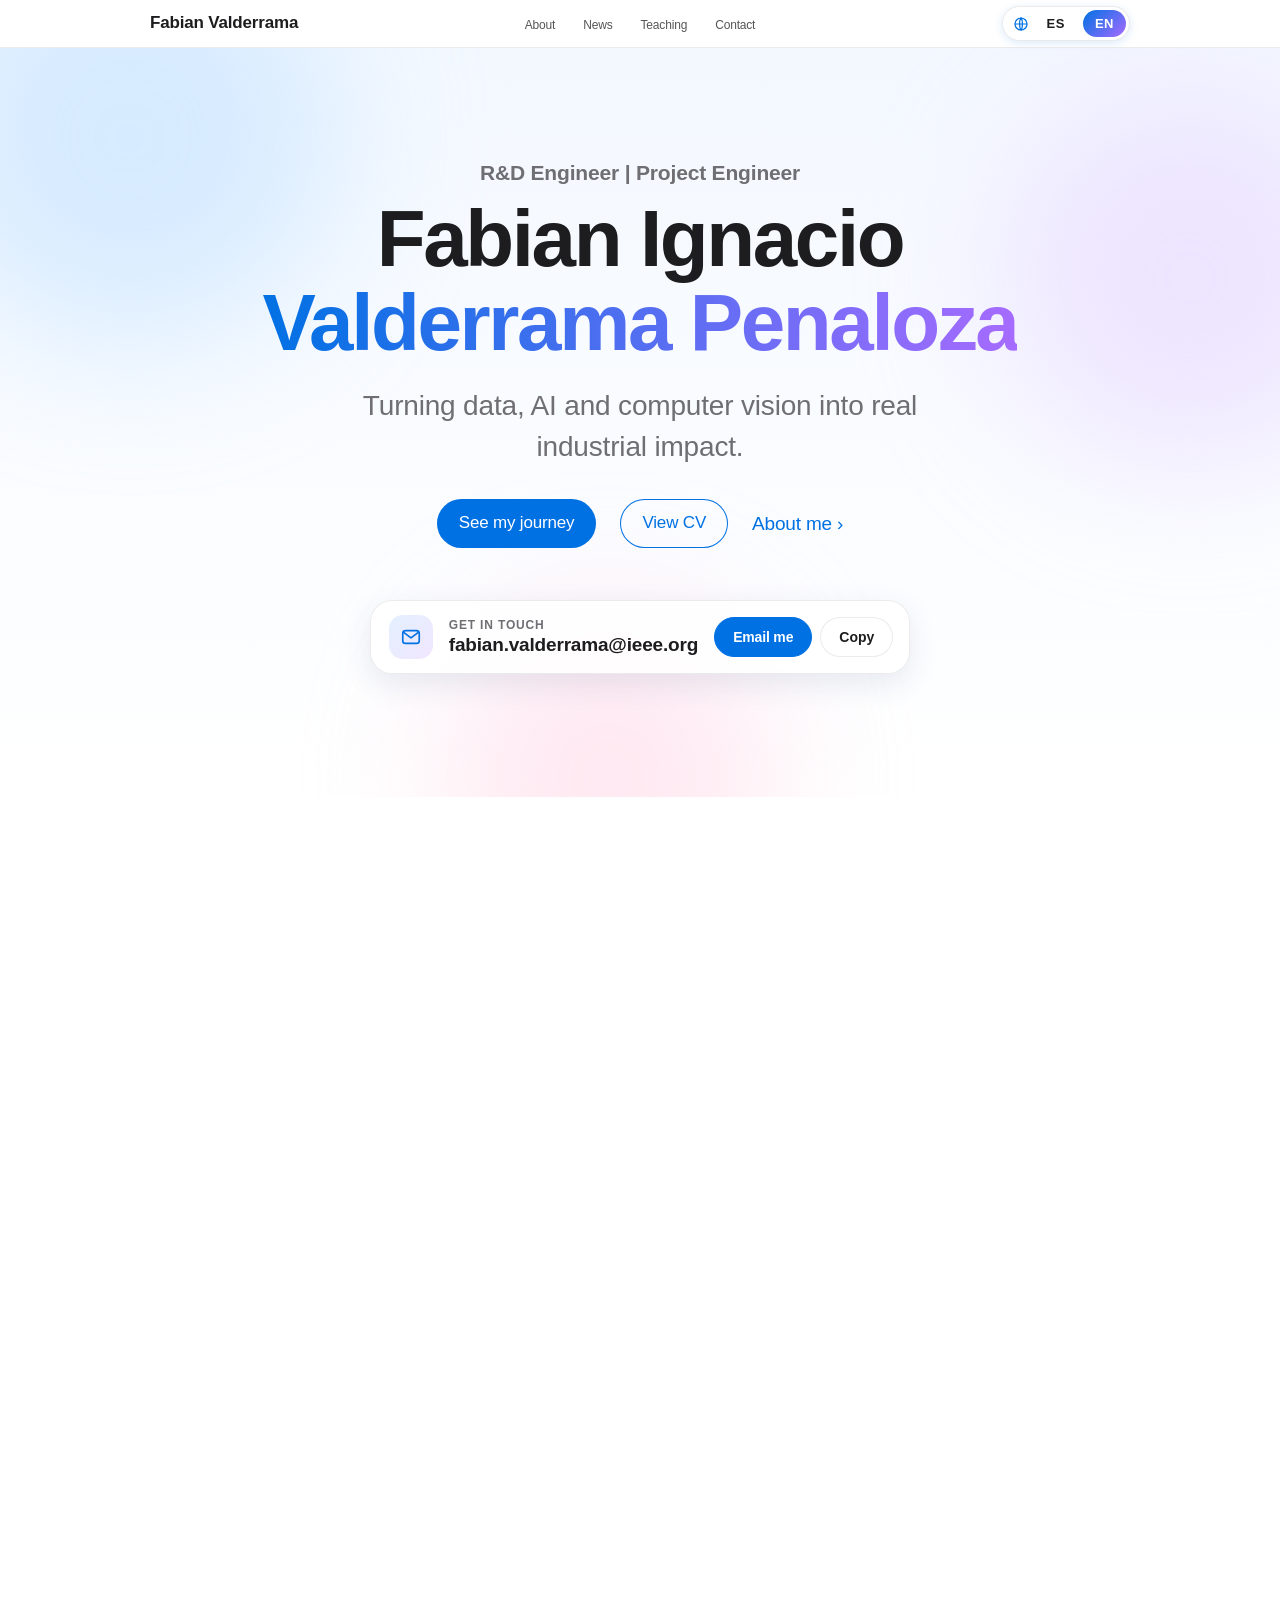
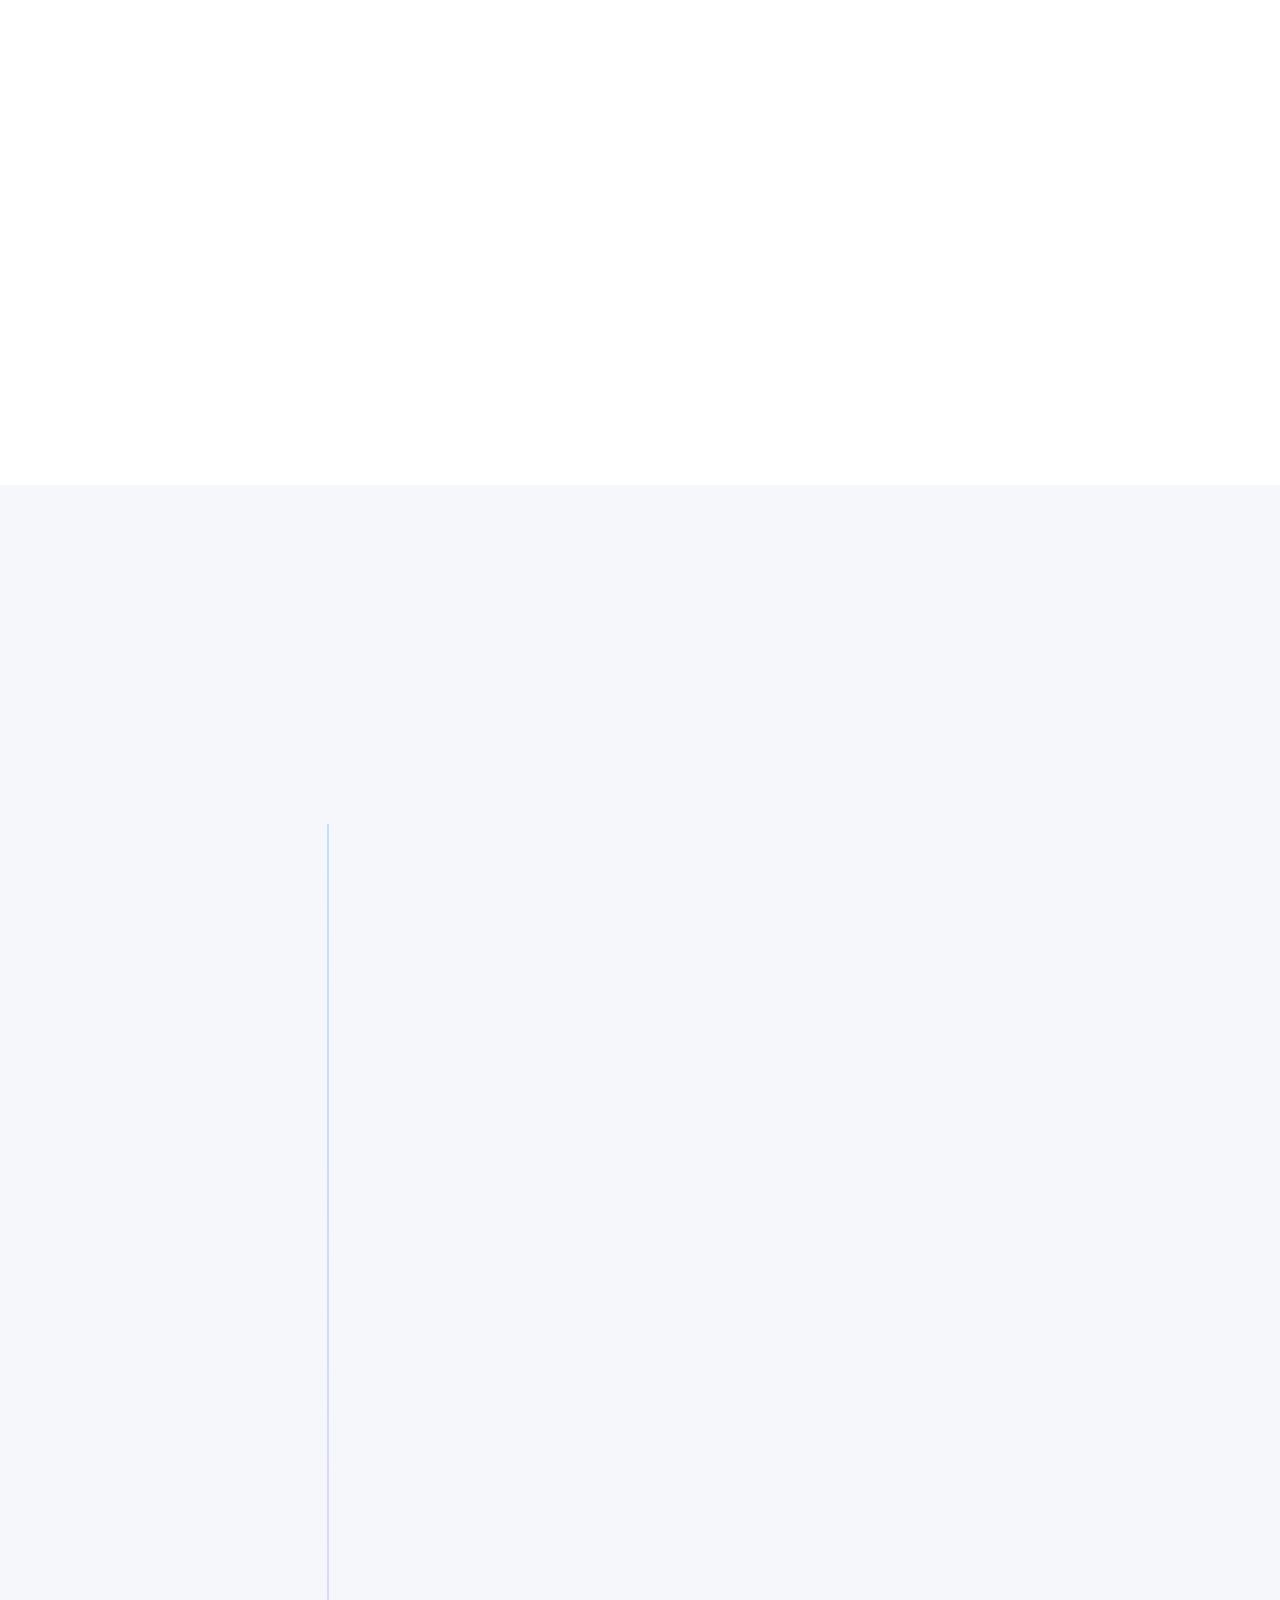
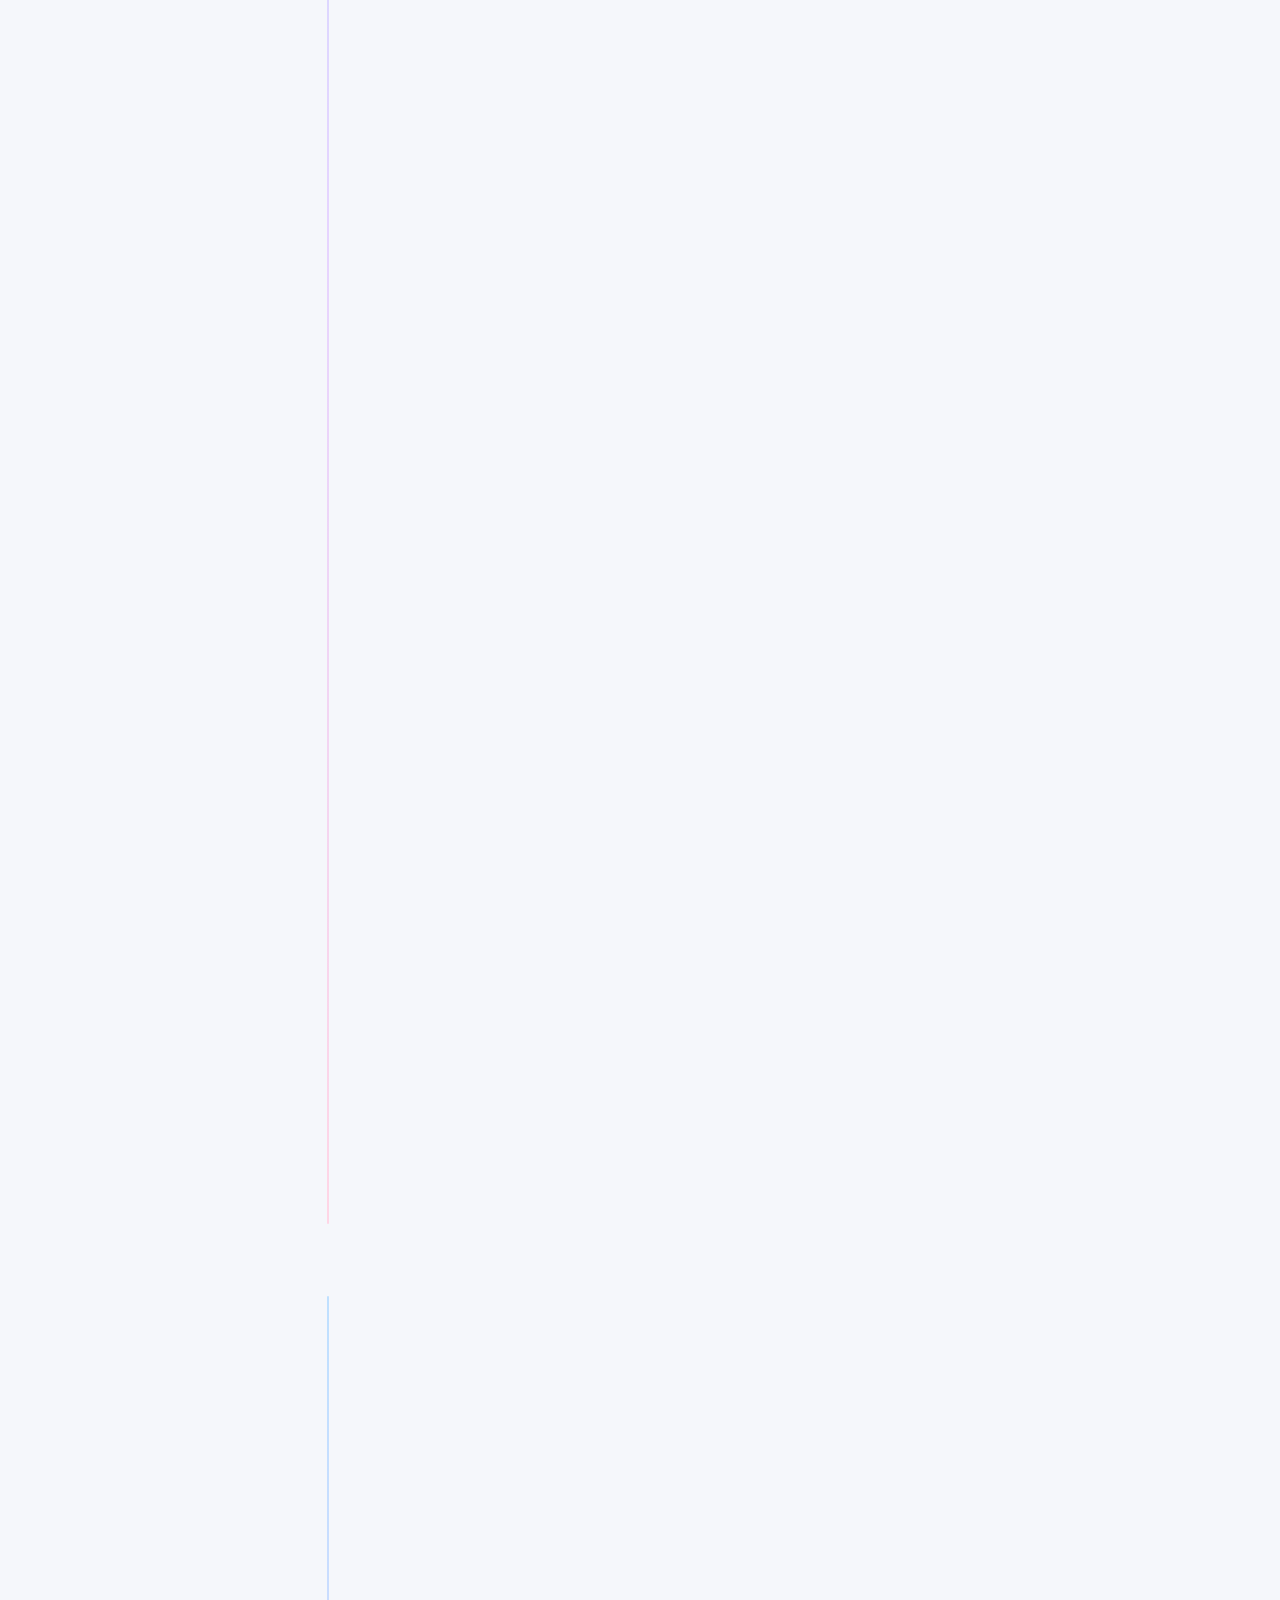
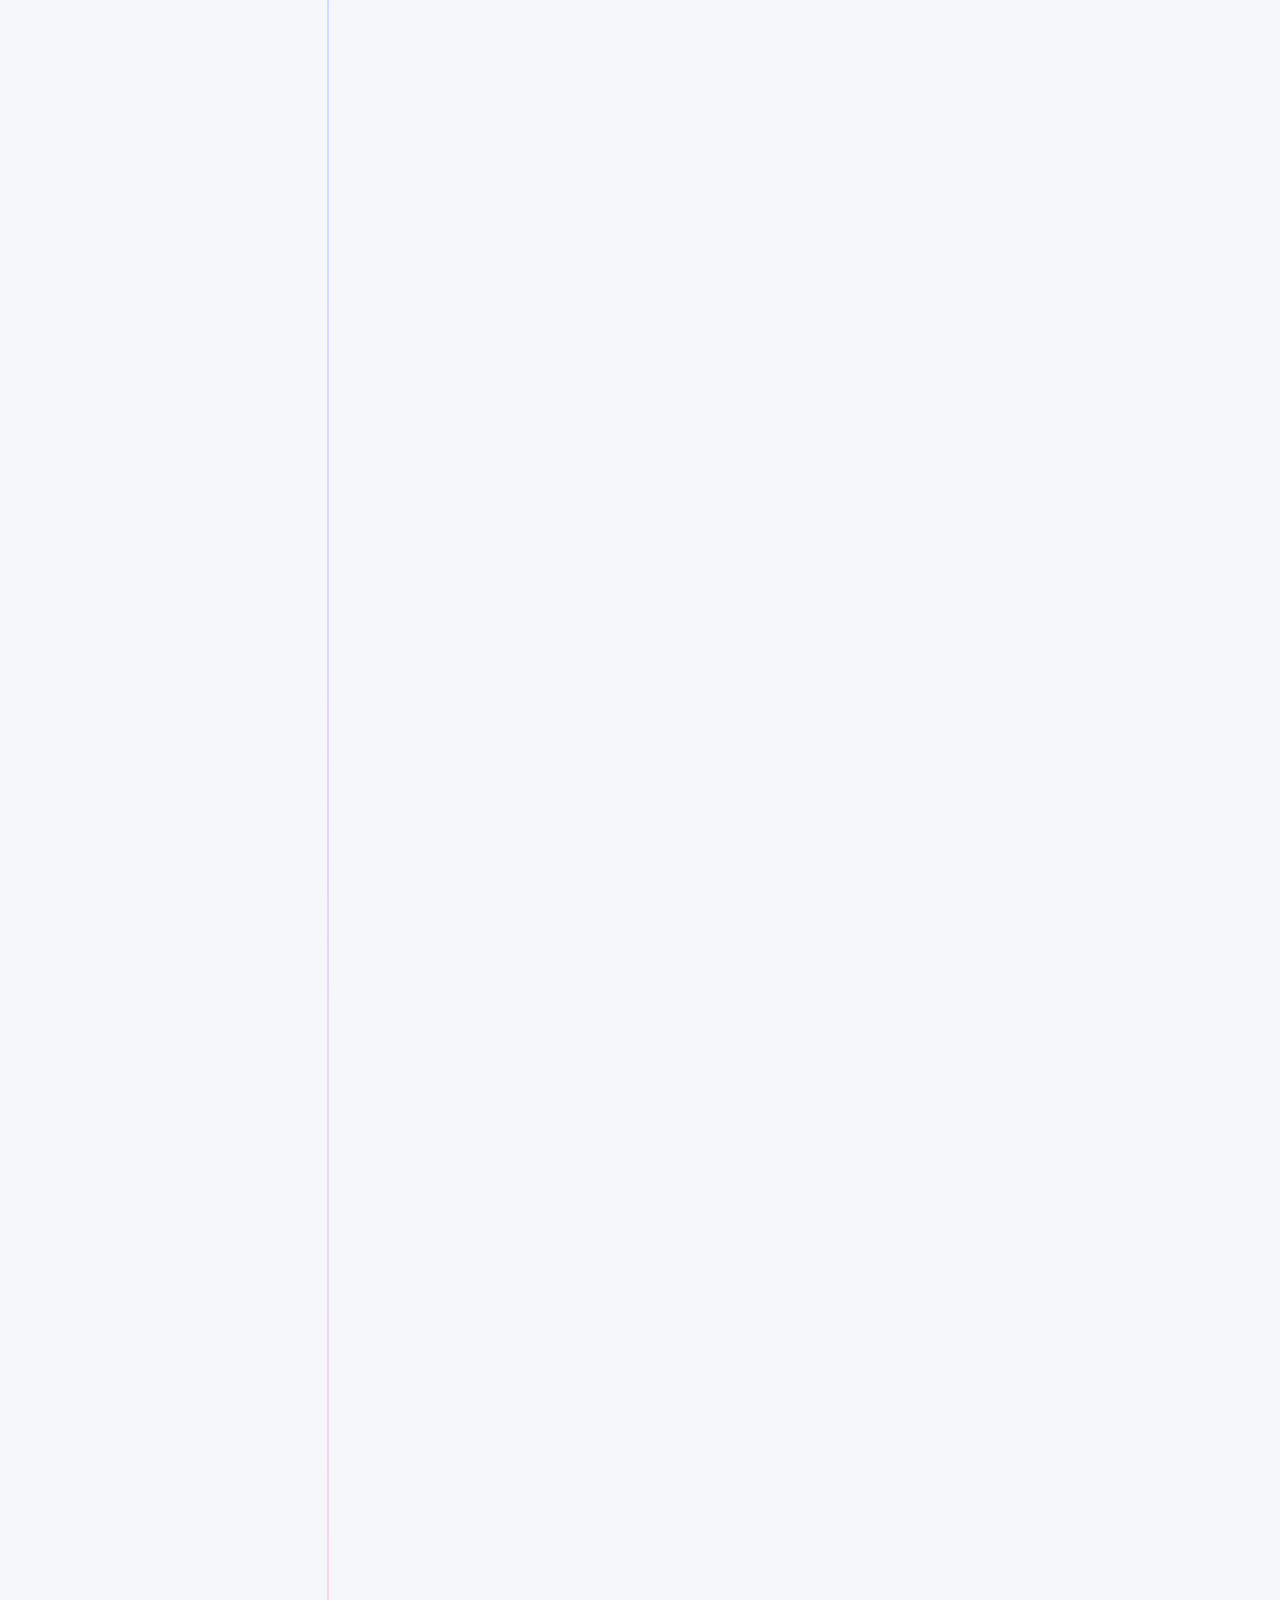
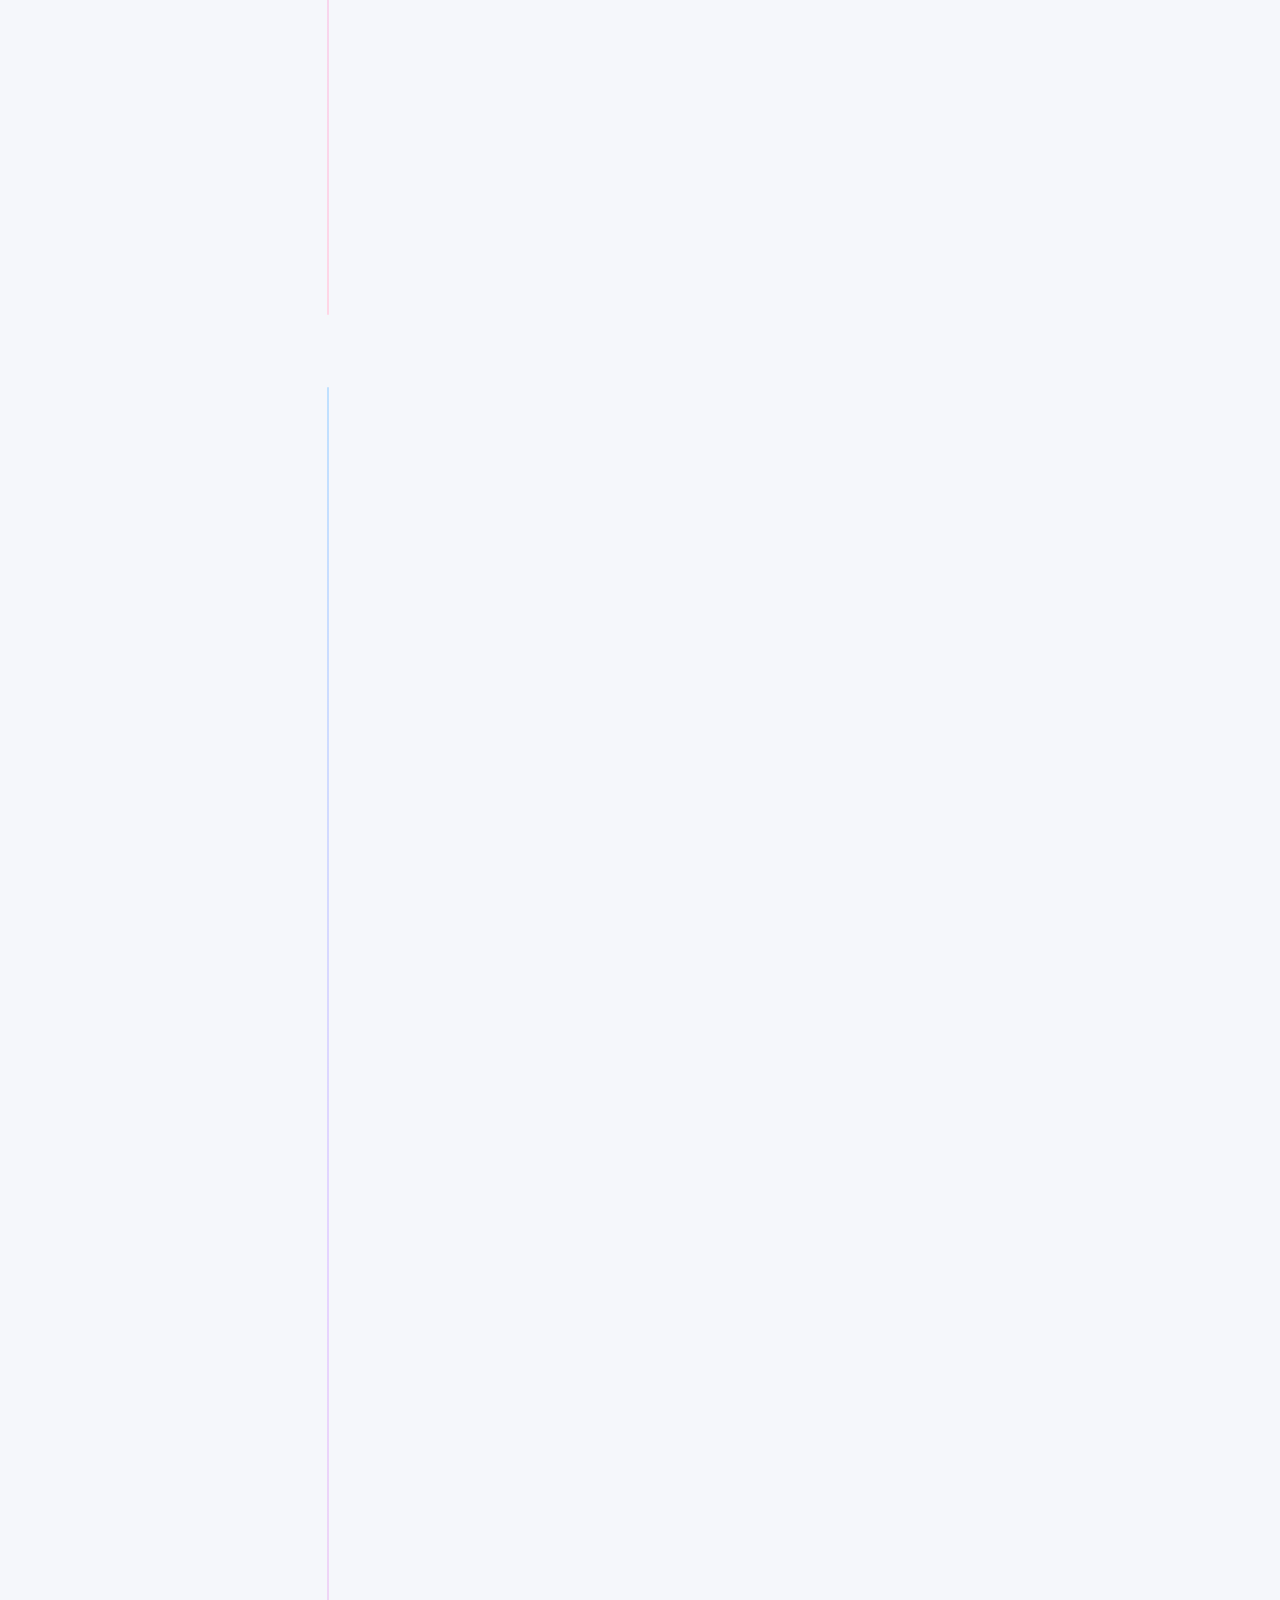
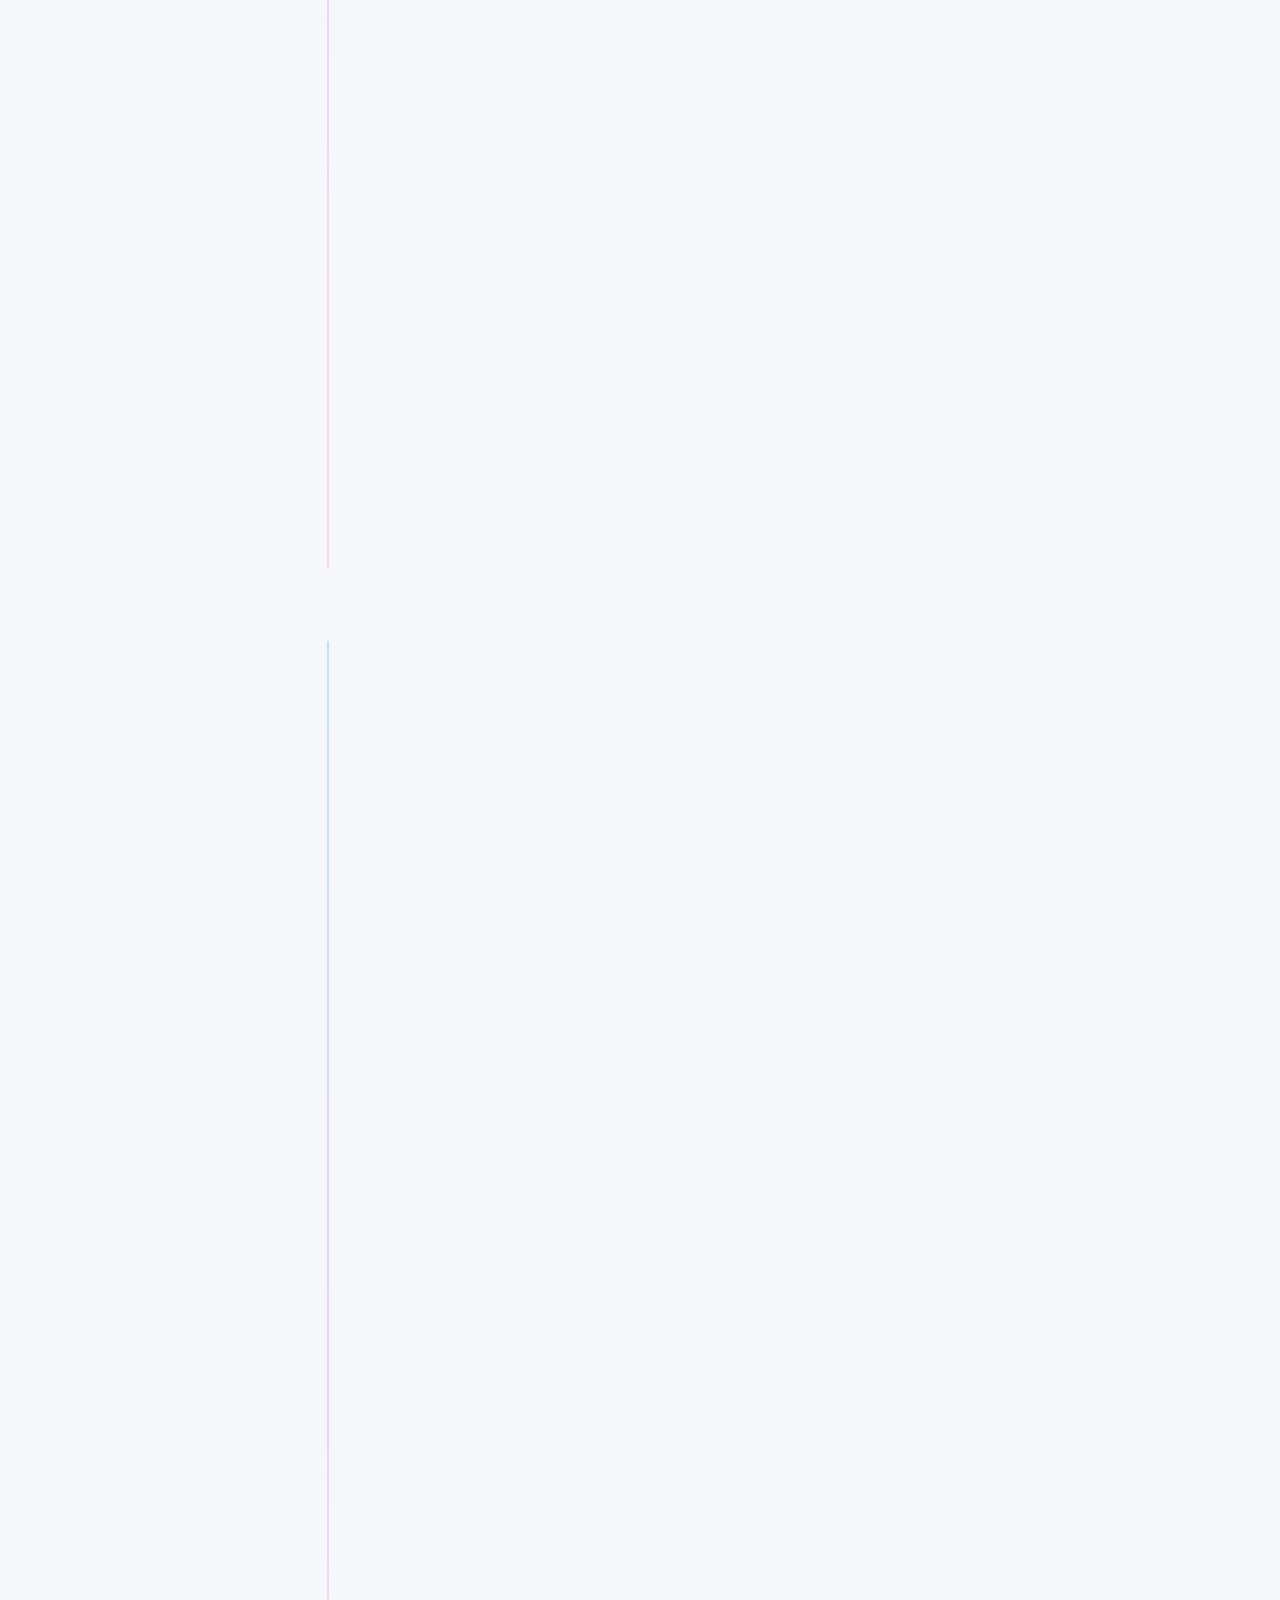
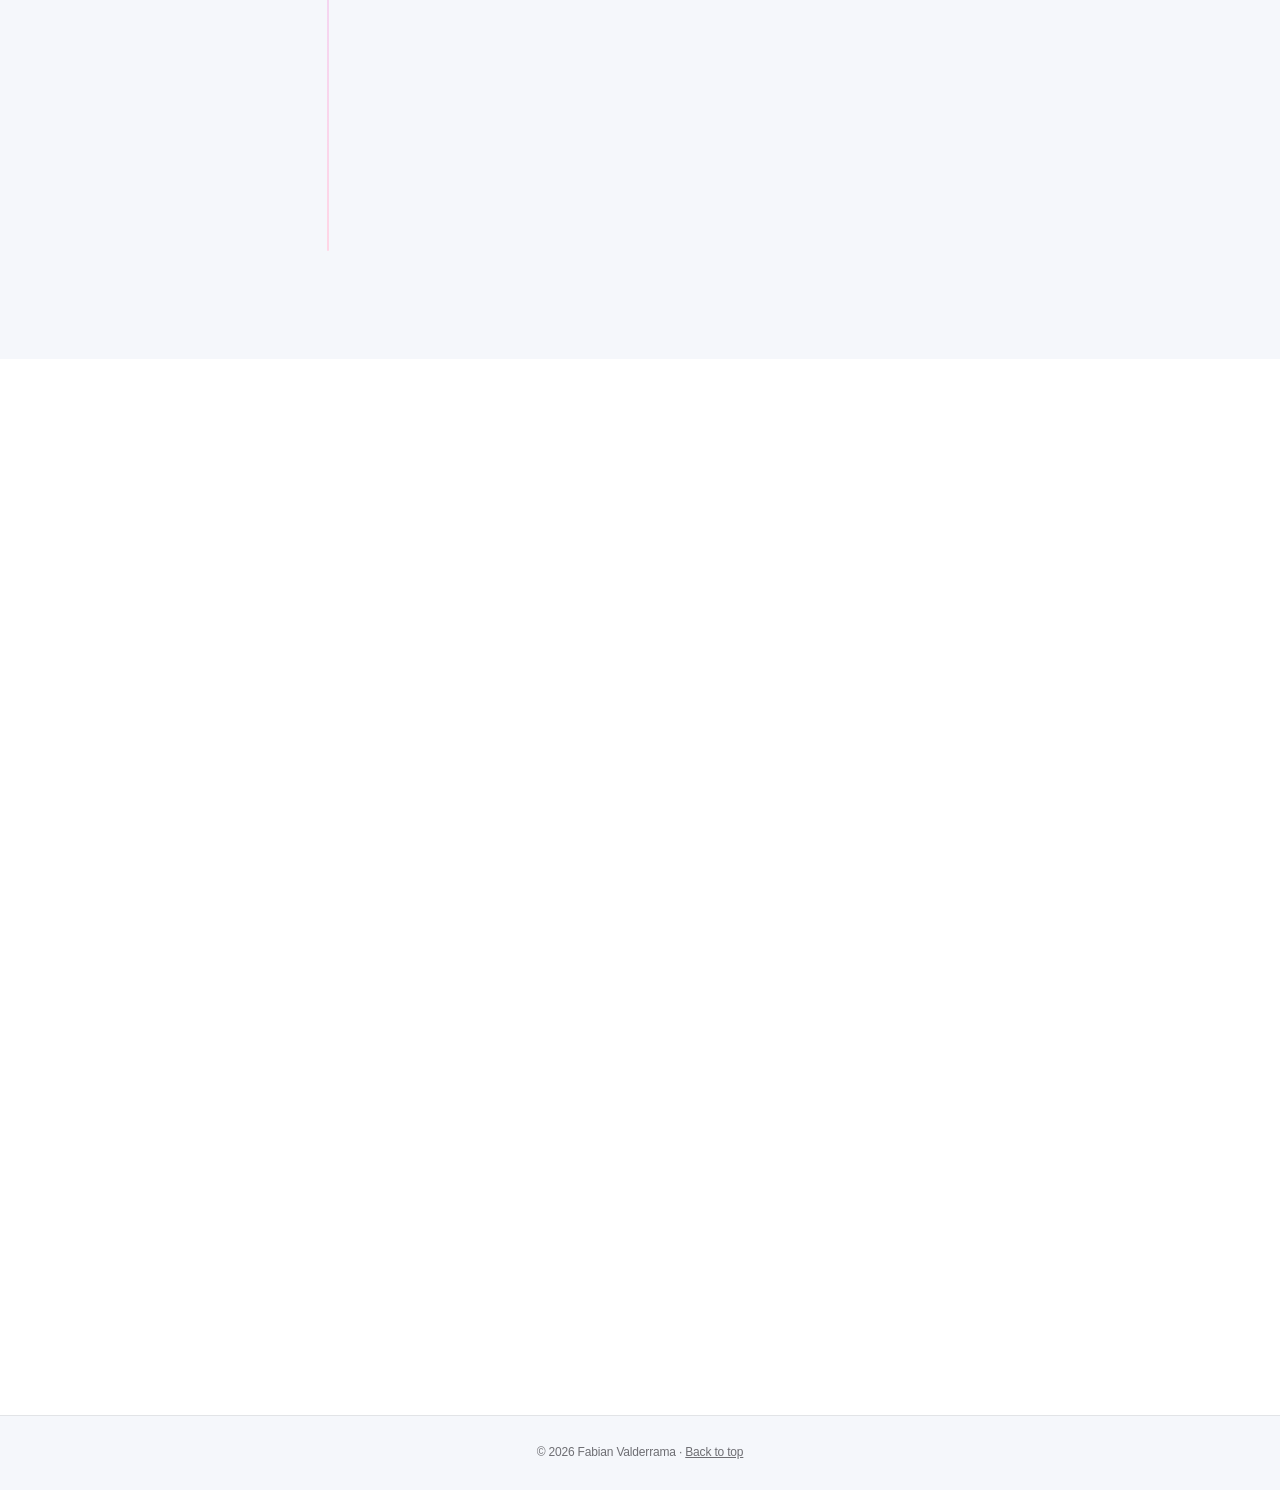
<file: en.html>
<!DOCTYPE html>
<html lang="en">
<head>
  <meta charset="UTF-8">
  <meta name="viewport" content="width=device-width, initial-scale=1">
  <title>Fabian Valderrama | R&amp;D Engineer | Project Engineer</title>
  <meta name="description" content="Fabian Valderrama, industrial engineer: data, artificial intelligence and computer vision applied to industry. Career, research and contact.">
  <meta name="author" content="Fabian Valderrama">
  <meta name="robots" content="index, follow, max-image-preview:large">
  <meta name="theme-color" content="#ffffff">
  <meta name="color-scheme" content="light">

  <!-- Security (GitHub Pages cannot send custom headers, so policies are set via meta) -->
  <meta http-equiv="Content-Security-Policy" content="default-src 'none'; script-src 'self'; style-src 'self'; img-src 'self' data:; font-src 'self'; connect-src 'none'; manifest-src 'self'; base-uri 'none'; form-action 'none'">
  <meta name="referrer" content="strict-origin-when-cross-origin">

  <!-- Canonical and languages -->
  <link rel="canonical" href="https://fabianvald.github.io/en.html">
  <link rel="alternate" hreflang="es" href="https://fabianvald.github.io/">
  <link rel="alternate" hreflang="en" href="https://fabianvald.github.io/en.html">
  <link rel="alternate" hreflang="x-default" href="https://fabianvald.github.io/">

  <!-- Open Graph / Twitter -->
  <meta property="og:type" content="website">
  <meta property="og:site_name" content="Fabian Valderrama">
  <meta property="og:title" content="Fabian Valderrama | R&amp;D Engineer | Project Engineer">
  <meta property="og:description" content="Fabian Valderrama, industrial engineer: data, artificial intelligence and computer vision applied to industry. Career, research and contact.">
  <meta property="og:url" content="https://fabianvald.github.io/en.html">
  <meta property="og:locale" content="en_US">
  <meta property="og:locale:alternate" content="es_CL">
  <meta property="og:image" content="https://fabianvald.github.io/og-image.png">
  <meta property="og:image:width" content="1200">
  <meta property="og:image:height" content="630">
  <meta property="og:image:alt" content="Fabian Valderrama, R&amp;D Engineer | Project Engineer. Data, AI and computer vision.">
  <meta name="twitter:card" content="summary_large_image">
  <meta name="twitter:title" content="Fabian Valderrama | R&amp;D Engineer | Project Engineer">
  <meta name="twitter:description" content="Fabian Valderrama, industrial engineer: data, artificial intelligence and computer vision applied to industry. Career, research and contact.">
  <meta name="twitter:image" content="https://fabianvald.github.io/og-image.png">
  <meta name="twitter:image:alt" content="Fabian Valderrama, R&amp;D Engineer | Project Engineer. Data, AI and computer vision.">

  <!-- Icons -->
  <link rel="icon" href="favicon.svg" type="image/svg+xml">
  <link rel="icon" href="favicon-32.png" sizes="32x32" type="image/png">
  <link rel="apple-touch-icon" href="apple-touch-icon.png">

  <link rel="stylesheet" href="style.css">
  <script src="init.js"></script>

  <!-- Structured data -->
  <script type="application/ld+json">
{
  "@context": "https://schema.org",
  "@graph": [
    {
      "@type": "WebSite",
      "@id": "https://fabianvald.github.io/#website",
      "url": "https://fabianvald.github.io/",
      "name": "Fabian Valderrama",
      "inLanguage": [
        "es",
        "en"
      ],
      "publisher": {
        "@id": "https://fabianvald.github.io/#person"
      }
    },
    {
      "@type": "Person",
      "@id": "https://fabianvald.github.io/#person",
      "name": "Fabian Ignacio Valderrama Peñaloza",
      "alternateName": "Fabian Valderrama",
      "url": "https://fabianvald.github.io/",
      "image": "https://fabianvald.github.io/og-image.png",
      "jobTitle": "R&D Engineer | Project Engineer",
      "description": "Industrial engineer focused on data, artificial intelligence and computer vision applied to industry.",
      "worksFor": {
        "@type": "Organization",
        "name": "Garces Fruit",
        "url": "https://garcesfruit.com/"
      },
      "alumniOf": {
        "@type": "CollegeOrUniversity",
        "name": "Universidad de O’Higgins",
        "url": "https://www.uoh.cl/"
      },
      "knowsAbout": [
        "Data engineering",
        "Data analytics",
        "Artificial intelligence",
        "Computer vision",
        "Machine learning",
        "MLOps",
        "Project management"
      ],
      "sameAs": [
        "https://www.linkedin.com/in/fabian-ignacio-valderrama-pe%C3%B1aloza-62650b213",
        "https://github.com/FabianVald"
      ]
    }
  ]
}
  </script>
</head>
<body>
  <a class="skip" href="#main">Skip to content</a>
  <div class="progress" id="progress"></div>

  <nav class="globalnav" aria-label="Main">
    <div class="globalnav-inner">
      <a class="brand" href="#top">Fabian Valderrama</a>
      <ul>
        <li><a href="#about">About</a></li>
        <li><a href="#news">News</a></li>
        <li><a href="#teaching">Teaching</a></li>
        <li><a href="#contact">Contact</a></li>
      </ul>
      <div class="langswitch" role="group" aria-label="Language / Idioma"><svg viewBox="0 0 24 24" width="16" height="16" fill="none" stroke="currentColor" stroke-width="1.8" stroke-linecap="round" stroke-linejoin="round" aria-hidden="true"><circle cx="12" cy="12" r="9"/><path d="M3 12h18M12 3c2.8 3 2.8 15 0 18M12 3c-2.8 3-2.8 15 0 18"/></svg><a class="seg" href="index.html" hreflang="es" lang="es" title="Leer esta página en español">ES</a><span class="seg active" aria-current="true" lang="en">EN</span></div>
    </div>
  </nav>

  <header id="top" class="hero">
    <div class="blob b1"></div><div class="blob b2"></div><div class="blob b3"></div>
    <div class="hero-inner">
      <p class="eyebrow">R&amp;D Engineer | Project Engineer</p>
      <h1>Fabian Ignacio<br><span class="grad">Valderrama Penaloza</span></h1>
      <p class="subhead">Turning data, AI and computer vision into real industrial impact.</p>
      <p class="cta"><a class="pill" href="#news">See my journey</a> <a class="pill ghost" href="https://drive.google.com/file/d/1I0F7sS0Pfs-_HcPN2wdAn4Lx5Hqav-I3/view?usp=sharing" target="_blank" rel="noopener noreferrer">View CV</a> <a class="link" href="#about">About me</a></p>
      <div class="hero-contact">
        <span class="hc-icon" aria-hidden="true">
          <svg viewBox="0 0 24 24" width="22" height="22" fill="none" stroke="currentColor" stroke-width="1.8" stroke-linecap="round" stroke-linejoin="round"><rect x="3" y="5" width="18" height="14" rx="3"/><path d="m4 7 8 6 8-6"/></svg>
        </span>
        <div class="hc-text">
          <span class="hc-label">Get in touch</span>
          <a class="hc-mail" href="mailto:fabian.valderrama@ieee.org?subject=Contact%20from%20your%20website">fabian.valderrama@ieee.org</a>
        </div>
        <div class="hc-actions">
          <a class="hc-btn primary" href="mailto:fabian.valderrama@ieee.org?subject=Contact%20from%20your%20website">Email me</a>
          <button class="hc-btn copy-mail" type="button" data-mail="fabian.valderrama@ieee.org" data-ok="Email copied:" data-fail="Could not copy. Address:">Copy</button>
        </div>
      </div>
      <p class="copied" role="status" aria-live="polite"></p>
    </div>
  </header>

  <main id="main">
    <section id="about" class="band">
      <div class="wrap narrow">
        <h2 class="reveal">About</h2>
        <p class="lead reveal">I am an <strong>Industrial Engineer</strong> with a Licentiate in Engineering Sciences from the Universidad de O’Higgins and a Minor in Data Analytics. I combine data analytics, artificial intelligence and project management to turn data into solutions that create value in industrial and strategic contexts.</p>
        <p class="lead reveal">I design end-to-end data solutions: <strong>data engineering</strong> (ETL/ELT processes, data modeling and quality), <strong>computer vision</strong> and <strong>machine learning models</strong> taken to production, applying MLOps, DataOps and DevOps so that solutions are reliable, measurable and maintainable.</p>
        <p class="lead reveal">With a research background presented at international conferences and experience leading teams, I am looking to collaborate in projects that require a <strong>systemic view</strong>, analytical skills and commitment to technological innovation applied to industry.</p>
        <h3 class="skills-title reveal">Areas of expertise</h3>
        <div class="areas reveal">
          <div class="area"><span class="area-icon data"><svg viewBox="0 0 24 24" width="22" height="22" fill="none" stroke="currentColor" stroke-width="1.8" stroke-linecap="round" stroke-linejoin="round"><path d="M4 20V10M10 20V4M16 20v-7M22 20H2"/></svg></span><h4>Data &amp; analytics</h4><p>Data engineering and modeling, ETL/ELT processes and analytics for data-driven decisions.</p></div>
          <div class="area"><span class="area-icon ai"><svg viewBox="0 0 24 24" width="22" height="22" fill="none" stroke="currentColor" stroke-width="1.8" stroke-linecap="round" stroke-linejoin="round"><path d="M2 12s3.6-7 10-7 10 7 10 7-3.6 7-10 7S2 12 2 12z"/><circle cx="12" cy="12" r="3"/></svg></span><h4>AI &amp; computer vision</h4><p>Machine learning and deep learning models, from research to deployment.</p></div>
          <div class="area"><span class="area-icon ops"><svg viewBox="0 0 24 24" width="22" height="22" fill="none" stroke="currentColor" stroke-width="1.8" stroke-linecap="round" stroke-linejoin="round"><path d="M20 11a8 8 0 0 0-14-4M4 4v4h4M4 13a8 8 0 0 0 14 4M20 20v-4h-4"/></svg></span><h4>MLOps &amp; DevOps</h4><p>Automation, versioning and monitoring to take models to production reliably.</p></div>
          <div class="area"><span class="area-icon pm"><svg viewBox="0 0 24 24" width="22" height="22" fill="none" stroke="currentColor" stroke-width="1.8" stroke-linecap="round" stroke-linejoin="round"><path d="M5 21V4M5 4h11l-2 4 2 4H5"/></svg></span><h4>Project &amp; product management</h4><p>Roadmaps, backlog and coordination of teams and stakeholders with agile methodologies.</p></div>
        </div>
      </div>
    </section>

    <section id="news" class="band alt">
      <div class="wrap">
        <h2 class="reveal">News</h2>
        <p class="section-sub reveal">A timeline of work, research, events and community activity. Filter by type.</p>

        <div class="filters reveal" role="group" aria-label="Filter news by type">
          <button class="chip active" data-filter="all">All</button>
          <button class="chip work" data-filter="work">Work</button>
          <button class="chip research" data-filter="research">Research</button>
          <button class="chip event" data-filter="event">Events</button>
          <button class="chip education" data-filter="education">Education</button>
          <button class="chip community" data-filter="community">Community</button>
        </div>

        <div class="timeline">
        <div class="year-block">
          <div class="year-label reveal"><h3><span>2026</span></h3></div>
          <div class="items">
            <article class="item reveal" data-cat="research">
              <span class="dot"></span>
              <div class="card">
                <div class="top"><span class="badge research">Research</span><span class="orig">NeVi2026 Workshop · ECCV 2026</span></div>
                <h4>eBIRD paper at NeVi2026, ECCV 2026</h4>
                <figure class="figure">
                  <img src="src/ebird-nevi2026.webp" width="1600" height="900" decoding="async" loading="lazy" alt="eBIRD architecture: Downblock, Upblock, Midblock and time embedding block, next to event input, generated and target intensity images of faces.">
                  <figcaption>eBIRD architecture and event-to-intensity reconstruction results (input event, generated, target).</figcaption>
                </figure>
                <p>I am proud to be a co-author of the publication that will be presented at the <strong>NeVi2026 Workshop</strong>, within <strong>ECCV 2026</strong> in Malmö, Sweden.</p>
                <p><strong><a href="https://arxiv.org/abs/2608.08519" rel="noopener noreferrer">eBIRD: Event-based Intensity Image Reconstruction Using Controllable Diffusion Models</a></strong><br>Ignacio Bugueno-Cordova, Fabian Ignacio Valderrama Peñaloza, Rodrigo Verschae.</p>
                <p>I want to thank <a href="https://rodrigo.verschae.org/" rel="noopener noreferrer">Rodrigo Verschae</a> and <a href="https://www.linkedin.com/in/ibuguenoc/" rel="noopener noreferrer">Ignacio Bugueno-Cordova</a> for their support and collaboration throughout this work. It has been a privilege to be part of this project with them, and I deeply value their commitment, guidance and constant work to carry it forward.</p>
              </div>
            </article>
            <article class="item reveal" data-cat="work">
              <span class="dot"></span>
              <div class="card">
                <div class="top"><span class="badge work">Work</span><span class="orig">Work anniversary</span></div>
                <h4>One year as Data Engineer at Garces Fruit</h4>
                <p>I have completed one year since I started a <strong>new position</strong> as a <strong>Data Engineer</strong> at <a href="https://garcesfruit.com/" rel="noopener noreferrer">@Garces Fruit</a>.</p>
              </div>
            </article>
            <article class="item reveal" data-cat="event">
              <span class="dot"></span>
              <div class="card">
                <div class="top"><span class="badge event">Event</span><span class="orig">11º Congreso Latinoamericano IA, Tech y Negocios</span></div>
                <h4>AI World Congress 2026</h4>
                <figure class="figure">
                  <img src="src/america-digital.webp" width="1024" height="819" decoding="async" loading="lazy" alt="Group of six attendees posing next to the large #AMERICA DIGITAL sign at AI World Congress 2026.">
                  <figcaption>At #AmericaDigital, AI World Congress 2026.</figcaption>
                </figure>
                <p>I participated in the <a href="https://congreso.america-digital.com/" rel="noopener noreferrer">11º Congreso Latinoamericano IA, Tech y Negocios – AI World Congress 2026</a>, held on September 9-10 at Espacio Riesco in Santiago, Chile.</p>
              </div>
            </article>
            <article class="item reveal" data-cat="work">
              <span class="dot"></span>
              <div class="card">
                <div class="top"><span class="badge work">Work</span><span class="orig">Technology Event</span></div>
                <h4>Microsoft Fabric Analyst in a Day</h4>
                <p>At Microsoft's offices, I participated in the <strong>SOLUCIONES@AVOS TECH – Fabric Analyst in a Day event</strong>, a key opportunity to consolidate my knowledge and strengthen my data analysis skills. It was an enriching day that allowed me to delve deeper into tools and best practices within the <strong>Microsoft Fabric ecosystem</strong>.</p>
              </div>
            </article>
          </div>
        </div>
        <div class="year-block">
          <div class="year-label reveal"><h3><span>2025</span></h3></div>
          <div class="items">
            <article class="item reveal" data-cat="event">
              <span class="dot"></span>
              <div class="card">
                <div class="top"><span class="badge event">Event</span><span class="orig">Technology conference</span></div>
                <h4>IoT &amp; robotics in Chile</h4>
                <p>I participated in the event: <strong>“How are IoT and robotics transforming productivity in Chile?”</strong> organized by @AHK Chile (Chilean-German Chamber of Commerce and Industry) &amp; @CoreDevX. Specific experiences and real cases developed in Chile were explored. You will learn how to apply <strong>IoT, computer vision, and mobile robotics solutions</strong> to improve efficiency, safety, and traceability in different industrial environments.</p>
              </div>
            </article>
            <article class="item reveal" data-cat="work">
              <span class="dot"></span>
              <div class="card">
                <div class="top"><span class="badge work">Work</span><span class="orig">New Position</span></div>
                <h4>Data Engineer at Garces Fruit</h4>
                <p>I have started a <strong>new position</strong> as a <strong>Data Engineer</strong> at <a href="https://garcesfruit.com/" rel="noopener noreferrer">@Garces Fruit</a>.</p>
              </div>
            </article>
            <article class="item reveal" data-cat="research">
              <span class="dot"></span>
              <div class="card">
                <div class="top"><span class="badge research">Research</span><span class="orig">IEEE/CVF Conference on Computer Vision and Pattern Recognition</span></div>
                <h4>CVPR 2025 research poster</h4>
                <figure class="figure small">
                  <img src="src/cvpr-2025.webp" width="469" height="434" decoding="async" loading="lazy" alt="Fabian Valderrama at the CVPR 2025 exhibition hall, with Amazon and Qualcomm booths behind.">
                  <figcaption>At CVPR 2025.</figcaption>
                </figure>
                <p>At <a href="https://cvpr.thecvf.com/" rel="noopener noreferrer">CVPR</a> 2025, the world’s leading conference in computer vision and artificial intelligence, I presented my research poster titled <strong>“eBIRD: Event-Based Image Reconstruction by a Denoising Diffusion Probabilistic Model Control”</strong> during a specialized workshop. This opportunity allowed me to showcase my work on event-based imaging and diffusion models, engage in technical discussions, and receive feedback from researchers across academia and industry. I also participated in key sessions and networking activities, connecting with experts from institutions such as Intel Labs, Amazon, and top universities.</p>
              </div>
            </article>
            <article class="item reveal" data-cat="work">
              <span class="dot"></span>
              <div class="card">
                <div class="top"><span class="badge work">Work</span><span class="orig">New Position</span></div>
                <h4>FIC Cherry Production project</h4>
                <p>I joined FIC <strong>“Transfer and Adoption of Technologies for Risk Management in the Cherry Production Process”</strong> as service provider. I participated in the development oriented to precision agriculture in the cherry industry, collaborating in solutions based on IoT, spearheading the deployment and development of innovative solutions using LoRa technology, computer vision and sensorization for the monitoring and management of productive risks.</p>
              </div>
            </article>
            <article class="item reveal" data-cat="event">
              <span class="dot"></span>
              <div class="card">
                <div class="top"><span class="badge event">Event</span><span class="orig">1st Cherries x Redagrícola Conference 2025</span></div>
                <h4>Cherries x Redagrícola Conference</h4>
                <p>I represented the <strong>FIC CEREZAS</strong> project at a stand during the <a href="https://conferencias.redagricola.com/cerezas-2025/" rel="noopener noreferrer">1st Cherries x Redagrícola Conference 2025</a>, an <strong>international event focused on innovation and challenges in the cherry industry</strong>, held in Monticello, Chile.</p>
              </div>
            </article>
            <article class="item reveal" data-cat="research">
              <span class="dot"></span>
              <div class="card">
                <div class="top"><span class="badge research">Research</span><span class="orig">IEEE RAS ICRA 2025 LA@Chile Satellite</span></div>
                <h4>ICRA 2025 LA@Chile poster</h4>
                <p>I was a poster presenter at the <a href="https://icra25lasat.ieeechile.cl/" rel="noopener noreferrer">IEEE RAS ICRA 2025 LA@Chile Satellite Conference</a>, an international event that brought together students and researchers from across Latin America to discuss advances in robotics.</p>
              </div>
            </article>
            <article class="item reveal" data-cat="event">
              <span class="dot"></span>
              <div class="card">
                <div class="top"><span class="badge event">Event</span><span class="orig">Expomin 2025</span></div>
                <h4>EXPOMIN 2025</h4>
                <p>I participated in <a href="https://www.expomin.cl/" rel="noopener noreferrer">EXPOMIN 2025</a>, one of <strong>Latin America's largest and most influential mining exhibitions</strong>, where I gained valuable insights into the industry's latest innovations and technologies.</p>
              </div>
            </article>
            <article class="item reveal" data-cat="education">
              <span class="dot"></span>
              <div class="card">
                <div class="top"><span class="badge education">Education</span><span class="orig">Success</span></div>
                <h4>Industrial Engineering degree</h4>
                <p>I received my <strong>Industrial Engineering degree</strong> in 2025, along with a <strong>Licentiate in Engineering Sciences and a Minor in Data Analytics</strong>. My final project report, <strong>"Diffusion Models for Image Reconstruction Using Event-Based Cameras for Security Applications"</strong> was guided by <a href="https://rodrigo.verschae.org/" rel="noopener noreferrer">Rodrigo Verschae</a> and <a href="https://www.linkedin.com/in/ibuguenoc/" rel="noopener noreferrer">Ignacio Bugueño Córdova</a>, with evaluation by a commission comprising <strong>Victor Bucarey</strong> and <a href="https://www.linkedin.com/in/giovanni-pais-lucero/" rel="noopener noreferrer">Giovanni Pais</a>.</p>
              </div>
            </article>
          </div>
        </div>
        <div class="year-block">
          <div class="year-label reveal"><h3><span>2024</span></h3></div>
          <div class="items">
            <article class="item reveal" data-cat="community">
              <span class="dot"></span>
              <div class="card">
                <div class="top"><span class="badge community">Community</span><span class="orig">IEEE</span></div>
                <h4>Interim Chair, IEEE Student Branch</h4>
                <p>I served as <strong>Interim Chair and Initiator of the IEEE Student Branch</strong>, spearheading key initiatives and fostering leadership within the organization.</p>
              </div>
            </article>
            <article class="item reveal" data-cat="event">
              <span class="dot"></span>
              <div class="card">
                <div class="top"><span class="badge event">Event</span><span class="orig">Google Developer Group</span></div>
                <h4>DevFestCloud Santiago x AXMOS</h4>
                <p>I participated in the <a href="https://gdg.community.dev/gdg-cloud-santiago-de-chile/" rel="noopener noreferrer">DevFestCloud Santiago</a> X <a href="https://www.axmos.tech/" rel="noopener noreferrer">AXMOS</a> event as part of the <strong>Google Developer Group (GDG)</strong>, gaining valuable insights into cloud technologies and innovation.</p>
              </div>
            </article>
            <article class="item reveal" data-cat="community">
              <span class="dot"></span>
              <div class="card">
                <div class="top"><span class="badge community">Community</span><span class="orig">Mustakis | UOH</span></div>
                <h4>Mustakis workshops at UOH</h4>
                <p>In 2024, over 90 students from the region participated in <a href="https://www.fundacionmustakis.org/" rel="noopener noreferrer">Fundación Mustakis</a> workshops at UOH, with 35 advancing to the National Final. They triumphed, securing first place in the Video Games category at the event in Valparaíso.</p>
              </div>
            </article>
            <article class="item reveal" data-cat="event">
              <span class="dot"></span>
              <div class="card">
                <div class="top"><span class="badge event">Event</span><span class="orig">CIPC</span></div>
                <h4>CIPC 2024</h4>
                <figure class="figure">
                  <img src="src/cipc-2024.webp" width="1546" height="771" decoding="async" loading="lazy" alt="Group photo of the CIPC 2024 participants in front of the clock tower at the University of Concepción.">
                  <figcaption>CIPC 2024 participants at the University of Concepción.</figcaption>
                </figure>
                <p>I participated in <a href="https://cipc.progcomp.cl/" rel="noopener noreferrer">CIPC</a> 2024 at the University of Concepción, training in problem solving with languages such as C++ and Python. During two intensive weeks, we refined algorithmic solutions and strengthened our skills in competitive programming.</p>
              </div>
            </article>
            <article class="item reveal" data-cat="community">
              <span class="dot"></span>
              <div class="card">
                <div class="top"><span class="badge community">Community</span><span class="orig">Mustakis | UOH</span></div>
                <h4>Coordinator &amp; mentor at UOH</h4>
                <p>The UOH, regional headquarters for the third year of the <a href="https://www.fundacionmustakis.org/" rel="noopener noreferrer">Fundación Mustakis</a> Educational Robotics, received more than <strong>215 applications</strong>. As a <strong>coordinator &amp; mentor</strong>, I supported STEAM activities at the Rancagua Campus.</p>
              </div>
            </article>
            <article class="item reveal" data-cat="community">
              <span class="dot"></span>
              <div class="card">
                <div class="top"><span class="badge community">Community</span><span class="orig">New Position</span></div>
                <h4>Coordinator of Mustakis at UOH</h4>
                <p>I became the coordinator of Fundación Mustakis activities at UOH.</p>
              </div>
            </article>
            <article class="item reveal" data-cat="work">
              <span class="dot"></span>
              <div class="card">
                <div class="top"><span class="badge work">Work</span><span class="orig">Transbank</span></div>
                <h4>Product Owner intern at Transbank</h4>
                <p>I have started my <strong>professional internship as a Product Owner</strong> at <a href="https://publico.transbank.cl/" rel="noopener noreferrer">Transbank</a>, as part of my Industrial Engineering program.</p>
              </div>
            </article>
          </div>
        </div>
        <div class="year-block">
          <div class="year-label reveal"><h3><span>2022 – 2023</span></h3></div>
          <div class="items">
            <article class="item reveal" data-cat="community">
              <span class="dot"></span>
              <div class="card">
                <div class="top"><span class="badge community">Community</span><span class="orig">BRC</span></div>
                <h4>Beauchef Robotics Challenge</h4>
                <p>Beauchef Robotics Challenge (BRC - Universidad de Chile) Teams coordinator. First place Open Category, second and third place University Category. Initiative supported by the Institute of Engineering Sciences, School of Engineering and Fabrica Digital UOH.</p>
              </div>
            </article>
            <article class="item reveal" data-cat="community">
              <span class="dot"></span>
              <div class="card">
                <div class="top"><span class="badge community">Community</span><span class="orig">Science Festival</span></div>
                <h4>Science Festival</h4>
                <p>Robotics Monitor Rancagua, Marchigüe, San Vicente + Pichilemu in the <a href="https://www.gob.cl/noticias/festival-de-las-ciencias-conozca-las-mas-de-200-actividades-gratuitas-en-todo-el-pais/" rel="noopener noreferrer">largest scientific festival in the country</a>: the <strong>Science Festival</strong> organized by the <strong>Ministry of Science, Technology, Science and Technology of Chile</strong>.</p>
              </div>
            </article>
            <article class="item reveal" data-cat="community">
              <span class="dot"></span>
              <div class="card">
                <div class="top"><span class="badge community">Community</span><span class="orig">IRE</span></div>
                <h4>Final Nacional Interescolar de Robótica</h4>
                <p>I collaborated in the 2022 Final Nacional Interescolar de Robótica Educativa with 9 students from O’Higgins, promoting STEAM learning. The event was held at Universidad Técnica Federico Santa María in Valparaíso, with 180 participants from 7 regions.</p>
              </div>
            </article>
            <article class="item reveal" data-cat="community">
              <span class="dot"></span>
              <div class="card">
                <div class="top"><span class="badge community">Community</span><span class="orig">Join Mustakis | UOH</span></div>
                <h4>Joined Mustakis | UOH</h4>
                <p>I joined the first mentors who started the robotics education program at <a href="https://www.uoh.cl/" rel="noopener noreferrer">UOH</a> with <a href="https://www.fundacionmustakis.org/" rel="noopener noreferrer">Fundación Mustakis</a>.</p>
              </div>
            </article>
            <article class="item reveal" data-cat="research">
              <span class="dot"></span>
              <div class="card">
                <div class="top"><span class="badge research">Research</span><span class="orig">Join RISLAB</span></div>
                <h4>Joined RISLAB</h4>
                <p>I joined the Robotics and Intelligent Systems Laboratory (<a href="https://www.uoh.cl/instituto-de-ciencias-de-la-ingenieria/" rel="noopener noreferrer">RISLAB</a>) of the <strong>Institute of Engineering Sciences</strong> of the <strong>Universidad de O'Higgins</strong> addresses research and development topics related to Artificial Intelligence, Machine Learning, Computer Vision, Robotics, etc., with applications in different areas, such as agriculture, transportation, mining, health, among others.</p>
              </div>
            </article>
            <article class="item reveal" data-cat="work">
              <span class="dot"></span>
              <div class="card">
                <div class="top"><span class="badge work">Work</span><span class="orig">New Position</span></div>
                <h4>Inventory Support at PwC</h4>
                <p>I worked at <a href="https://www.pwc.com/cl/es.html" rel="noopener noreferrer">PwC (PriceWaterhouseCoopers)</a> as Inventory Support. Inventory project at AMB Airport, Aerocardal.</p>
              </div>
            </article>
          </div>
        </div>
        </div>
      </div>
    </section>

    <section id="teaching" class="band">
      <div class="wrap">
        <h2 class="reveal">Teaching</h2>
        <div class="grid">
          <article class="card reveal">
            <p class="tag">Teaching assistant</p>
            <h3>Winter 2025</h3>
            <p>IND40301-1 | Enterprise Architecture</p>
            <p class="meta">Instructor: Alfonso Ehijo Benbow</p>
          </article>
          <article class="card reveal">
            <p class="tag">Teaching assistant</p>
            <h3>Winter 2024</h3>
            <p>ING1301-3 | Computational Tools</p>
            <p class="meta">Instructor: Hernan Reyes</p>
          </article>
          <article class="card reveal">
            <p class="tag">Instructor</p>
            <h3>Summer 2023/2024</h3>
            <p>Robotics Club</p>
            <p class="meta">Intructor: Fabian I. Valderrama Penaloza</p>
          </article>
          <article class="card reveal">
            <p class="tag">Teaching assistant</p>
            <h3>Summer 2022</h3>
            <p>MIT0016-1 | Introduction to Programming and Computer Vision</p>
            <p class="meta">Intructor: Rodrigo Verschae T, Ignacio Bugueño-Cordova, Rodrigo Delgado V.</p>
          </article>
        </div>
      </div>
    </section>

    <section id="contact" class="band">
      <div class="wrap narrow center">
        <h2 class="reveal">Contact us</h2>
        <p class="lead reveal">Let’s talk about R&amp;D, data and AI projects.</p>
        <p class="mail reveal"><a href="mailto:fabian.valderrama@ieee.org?subject=Contact%20from%20your%20website">fabian.valderrama@ieee.org</a></p>
        <p class="reveal"><a class="pill" href="mailto:fabian.valderrama@ieee.org?subject=Contact%20from%20your%20website">Send an email</a>
           <button class="pill ghost copy-mail" type="button" data-mail="fabian.valderrama@ieee.org" data-ok="Email copied:" data-fail="Could not copy. Address:">Copy address</button>
           <a class="pill ghost" href="https://drive.google.com/file/d/1I0F7sS0Pfs-_HcPN2wdAn4Lx5Hqav-I3/view?usp=sharing" target="_blank" rel="noopener noreferrer">CV</a>
           <a class="pill ghost" href="https://www.linkedin.com/in/fabian-ignacio-valderrama-pe%C3%B1aloza-62650b213" rel="noopener noreferrer">LinkedIn</a></p>
        <p class="copied" role="status" aria-live="polite"></p>
      </div>
    </section>
  </main>

  <footer>
    <p>&copy; 2026 Fabian Valderrama · <a href="#top">Back to top</a></p>
  </footer>

  <script src="script.js"></script>
</body>
</html>
</file>
<file: style.css>
:root {
  --bg: #ffffff;
  --bg-alt: #f5f7fb;
  --card: #ffffff;
  --fg: #1d1d1f;
  --muted: #6e6e73;
  --accent: #0071e3;
  --line: rgba(0, 0, 0, 0.08);
  --nav-bg: rgba(255, 255, 255, 0.72);
  --font: -apple-system, BlinkMacSystemFont, "SF Pro Display", "SF Pro Text", "Helvetica Neue", "Segoe UI", Roboto, Arial, sans-serif;

  /* category palette: soft background + readable text */
  --work-bg: #e3f0ff;       --work-fg: #0a58c2;       --work-dot: #3b9cff;
  --research-bg: #f1e6ff;   --research-fg: #7a2fd0;   --research-dot: #a66bff;
  --event-bg: #fff0d9;      --event-fg: #b25e00;      --event-dot: #ffa63d;
  --education-bg: #dcf7e6;  --education-fg: #12804a;  --education-dot: #34c779;
  --community-bg: #ffe3ee;  --community-fg: #c2255c;  --community-dot: #ff6b9d;
}

* { box-sizing: border-box; }
html { scroll-behavior: smooth; scroll-padding-top: 64px; }

body {
  margin: 0;
  font-family: var(--font);
  background: var(--bg);
  color: var(--fg);
  line-height: 1.47;
  letter-spacing: -0.011em;
  -webkit-font-smoothing: antialiased;
  overflow-x: hidden;
}

a { color: var(--accent); text-decoration: none; }
a:hover { text-decoration: underline; }

/* Scroll progress bar */
.progress {
  position: fixed; top: 0; left: 0; height: 3px; width: 0;
  background: linear-gradient(90deg, #3b9cff, #a66bff, #ff6b9d);
  z-index: 20;
}

/* Nav */
.globalnav {
  position: sticky; top: 0; z-index: 10; height: 48px;
  background: var(--nav-bg);
  -webkit-backdrop-filter: saturate(180%) blur(20px);
  backdrop-filter: saturate(180%) blur(20px);
  border-bottom: 1px solid var(--line);
}
.globalnav-inner {
  max-width: 1024px; height: 100%; margin: 0 auto; padding: 0 22px;
  display: grid; grid-template-columns: 1fr auto 1fr; align-items: center;
}
.globalnav-inner .brand { justify-self: start; }
.globalnav-inner ul { justify-self: center; align-items: center; }
.globalnav-inner .langswitch { justify-self: end; }
.brand { color: var(--fg); font-weight: 600; font-size: 17px; }
.brand:hover { text-decoration: none; }
.globalnav ul { display: flex; gap: 28px; list-style: none; margin: 0; padding: 0; }
.globalnav ul a { color: var(--fg); opacity: .75; font-size: 12px; transition: opacity .2s; }
.globalnav ul a:hover, .globalnav ul a.current { opacity: 1; text-decoration: none; color: var(--accent); }

/* Hero */
.hero {
  position: relative; overflow: hidden; text-align: center;
  padding: 110px 22px 90px;
  background: linear-gradient(180deg, #f3f8ff 0%, #ffffff 100%);
}
.hero-inner { position: relative; z-index: 1; }
.blob { position: absolute; border-radius: 50%; filter: blur(70px); opacity: .55; animation: float 14s ease-in-out infinite; }
.b1 { width: 420px; height: 420px; background: #bfe0ff; top: -120px; left: -80px; }
.b2 { width: 380px; height: 380px; background: #e6d4ff; top: 40px; right: -100px; animation-delay: -5s; }
.b3 { width: 320px; height: 320px; background: #ffd6e6; bottom: -140px; left: 35%; animation-delay: -9s; }
@keyframes float {
  0%, 100% { transform: translate(0, 0) scale(1); }
  33% { transform: translate(40px, 30px) scale(1.08); }
  66% { transform: translate(-30px, 20px) scale(.95); }
}

.eyebrow { font-size: 21px; font-weight: 600; margin: 0 0 8px; color: var(--muted); animation: rise .8s both; }
.hero h1 {
  font-size: clamp(40px, 8vw, 80px); line-height: 1.05; font-weight: 700;
  letter-spacing: -.03em; margin: 0; animation: rise .8s .1s both;
}
.grad {
  background: linear-gradient(90deg, #0071e3, #a66bff, #ff6b9d, #0071e3);
  background-size: 300% 100%;
  -webkit-background-clip: text; background-clip: text;
  -webkit-text-fill-color: transparent; color: transparent;
  animation: shimmer 8s linear infinite;
}
@keyframes shimmer { to { background-position: 300% 0; } }
.subhead { font-size: clamp(19px, 3vw, 28px); color: var(--muted); margin: 20px auto 0; max-width: 640px; animation: rise .8s .2s both; }
.cta { margin-top: 32px; display: flex; gap: 24px; justify-content: center; align-items: center; flex-wrap: wrap; animation: rise .8s .3s both; }
.link { font-size: 19px; }
.link::after { content: " ›"; }
@keyframes rise { from { opacity: 0; transform: translateY(24px); } to { opacity: 1; transform: none; } }


.pill {
  display: inline-block; background: var(--accent); color: #fff;
  padding: 12px 22px; border-radius: 980px; font-size: 17px;
  transition: transform .2s, box-shadow .2s;
}
.pill:hover { text-decoration: none; transform: translateY(-2px); box-shadow: 0 8px 20px rgba(0,113,227,.3); }
.pill.ghost { background: transparent; color: var(--accent); box-shadow: inset 0 0 0 1px var(--accent); }

/* Sections */
.band { padding: 100px 22px; }
.band.alt { background: var(--bg-alt); }
.wrap { max-width: 1024px; margin: 0 auto; }
.wrap.narrow { max-width: 760px; }
.center { text-align: center; }
h2 { font-size: clamp(32px, 5vw, 48px); line-height: 1.1; letter-spacing: -.025em; font-weight: 700; margin: 0 0 16px; }
.section-sub { color: var(--muted); font-size: 19px; margin: 0 0 28px; }
.lead { font-size: clamp(19px, 2.4vw, 24px); line-height: 1.4; margin: 0 0 24px; }
#about h2, #teaching h2, #moments h2 { margin-bottom: 32px; }

/* Filters */
.filters { display: flex; flex-wrap: wrap; gap: 10px; margin-bottom: 48px; position: sticky; top: 56px; z-index: 5; padding: 10px 0; }
.chip {
  font: inherit; font-size: 14px; font-weight: 600; cursor: pointer;
  border: 1px solid var(--line); background: #fff; color: var(--fg);
  padding: 8px 16px; border-radius: 980px; transition: all .2s;
}
.chip:hover { transform: translateY(-1px); box-shadow: 0 4px 12px rgba(0,0,0,.08); }
.chip.active { background: var(--fg); color: #fff; border-color: var(--fg); }
.chip.work.active { background: var(--work-fg); border-color: var(--work-fg); }
.chip.research.active { background: var(--research-fg); border-color: var(--research-fg); }
.chip.event.active { background: var(--event-fg); border-color: var(--event-fg); }
.chip.education.active { background: var(--education-fg); border-color: var(--education-fg); }
.chip.community.active { background: var(--community-fg); border-color: var(--community-fg); }

/* Timeline */
.timeline { display: flex; flex-direction: column; gap: 56px; }
.year-block { display: grid; grid-template-columns: 160px 1fr; gap: 32px; }
.year-label { position: relative; }
.year-label span {
  position: sticky; top: 130px; display: block;
  font-size: clamp(34px, 5vw, 56px); font-weight: 700; letter-spacing: -.03em; line-height: 1;
  background: linear-gradient(135deg, #0071e3, #a66bff);
  -webkit-background-clip: text; background-clip: text;
  -webkit-text-fill-color: transparent; color: transparent;
}
.items { position: relative; display: flex; flex-direction: column; gap: 18px; padding-left: 32px; }
.items::before {
  content: ""; position: absolute; left: 7px; top: 8px; bottom: 8px; width: 2px;
  background: linear-gradient(180deg, #bfe0ff, #e6d4ff, #ffd6e6); border-radius: 2px;
}
.item { position: relative; transition: opacity .3s, transform .3s; }
.item.hidden { display: none; }
.dot {
  position: absolute; left: -32px; top: 28px; width: 16px; height: 16px; border-radius: 50%;
  background: #fff; border: 3px solid var(--accent); box-shadow: 0 0 0 4px var(--bg-alt);
}
.item[data-cat="work"] .dot { border-color: var(--work-dot); }
.item[data-cat="research"] .dot { border-color: var(--research-dot); }
.item[data-cat="event"] .dot { border-color: var(--event-dot); }
.item[data-cat="education"] .dot { border-color: var(--education-dot); }
.item[data-cat="community"] .dot { border-color: var(--community-dot); }

/* Cards */
.card {
  background: var(--card); border-radius: 24px; padding: 28px 30px;
  box-shadow: 0 1px 3px rgba(0,0,0,.06), 0 8px 24px rgba(30,60,120,.05);
  transition: transform .25s, box-shadow .25s;
}
.card:hover { transform: translateY(-4px); box-shadow: 0 2px 6px rgba(0,0,0,.06), 0 16px 36px rgba(30,60,120,.12); }
.card .top { display: flex; align-items: center; gap: 10px; flex-wrap: wrap; margin-bottom: 10px; }
.card h4 { font-size: 22px; line-height: 1.2; margin: 0 0 10px; letter-spacing: -.02em; }
.card p { margin: 0 0 12px; font-size: 16px; color: #3a3a3c; }
.card p:last-child { margin-bottom: 0; }
.orig { font-size: 12px; color: var(--muted); }
.badge {
  font-size: 11px; font-weight: 700; text-transform: uppercase; letter-spacing: .07em;
  padding: 4px 10px; border-radius: 980px;
}
.badge.work { background: var(--work-bg); color: var(--work-fg); }
.badge.research { background: var(--research-bg); color: var(--research-fg); }
.badge.event { background: var(--event-bg); color: var(--event-fg); }
.badge.education { background: var(--education-bg); color: var(--education-fg); }
.badge.community { background: var(--community-bg); color: var(--community-fg); }

/* Teaching */
.grid { display: grid; grid-template-columns: repeat(auto-fill, minmax(240px, 1fr)); gap: 20px; }
.band:not(.alt) .grid .card { background: var(--bg-alt); box-shadow: none; }
.grid .card .tag { font-size: 12px; font-weight: 700; text-transform: uppercase; letter-spacing: .06em; color: var(--accent); }
.grid .card h4 { font-size: 24px; }
.meta { color: var(--muted) !important; font-size: 14px !important; }

footer { background: var(--bg-alt); color: var(--muted); font-size: 12px; text-align: center; padding: 28px 22px; border-top: 1px solid var(--line); }
footer p { margin: 0; }

/* Scroll reveal (only when JS is on, so no-JS users still see everything) */
.js .reveal { opacity: 0; transform: translateY(28px); transition: opacity .7s ease, transform .7s ease; }
.js .reveal.in { opacity: 1; transform: none; }

@media (max-width: 734px) {
  .globalnav ul { gap: 14px; }
  .brand { display: none; }
  .globalnav-inner { justify-content: center; }
  .hero { padding: 72px 22px 64px; }
  .band { padding: 64px 22px; }
  .year-block { grid-template-columns: 1fr; gap: 16px; }
  .year-label span { position: static; }
  .card { padding: 22px; border-radius: 20px; }
  .filters { top: 48px; overflow-x: auto; flex-wrap: nowrap; padding-bottom: 12px; }
  .chip { white-space: nowrap; }
}

@media (prefers-reduced-motion: reduce) {
  html { scroll-behavior: auto; }
  .blob, .grad, .eyebrow, .hero h1, .subhead, .cta, .hero-contact { animation: none; }
  .js .reveal { opacity: 1; transform: none; transition: none; }
}

/* About: justified, tidy text block */
#about .lead {
  text-align: justify;
  text-justify: inter-word;
  hyphens: auto;
  -webkit-hyphens: auto;
  line-height: 1.55;
  margin-bottom: 1.25em;
}
#about .lead:last-child { margin-bottom: 0; }

/* Contact */
.mail { font-size: clamp(22px, 4vw, 34px); font-weight: 600; letter-spacing: -.02em; margin: 0 0 28px; word-break: break-word; }
button.pill { font: inherit; font-size: 17px; border: 0; cursor: pointer; background: transparent; }
button.pill.ghost { color: var(--accent); box-shadow: inset 0 0 0 1px var(--accent); }
.copied { min-height: 1.5em; margin: 14px 0 0; color: var(--education-fg); font-size: 14px; }
#contact .pill { margin: 4px 3px; }

/* Figures inside cards */
.figure { margin: 4px 0 18px; border-radius: 16px; overflow: hidden; background: #fff; border: 1px solid var(--line); }
.figure img { display: block; width: 100%; height: auto; transition: transform .6s ease; }
.card:hover .figure img { transform: scale(1.03); }
.figure figcaption { font-size: 13px; color: var(--muted); padding: 10px 14px; border-top: 1px solid var(--line); background: var(--bg-alt); }

.figure.small { max-width: 360px; margin-left: auto; margin-right: auto; }
@media (min-width: 735px) { .figure.small { margin-left: 0; } }

/* Hero contact card */
.hero-contact {
  display: inline-flex; align-items: center; gap: 16px; flex-wrap: wrap; justify-content: center;
  margin: 36px auto 0; padding: 14px 16px 14px 18px;
  background: rgba(255,255,255,.85);
  -webkit-backdrop-filter: blur(14px); backdrop-filter: blur(14px);
  border: 1px solid var(--line); border-radius: 22px;
  box-shadow: 0 10px 30px rgba(30,60,120,.10);
  animation: rise .8s .4s both;
  text-align: left;
}
.hc-icon {
  display: grid; place-items: center; width: 44px; height: 44px; border-radius: 14px;
  background: linear-gradient(135deg, #e3f0ff, #f1e6ff); color: var(--accent); flex: none;
}
.hc-text { display: flex; flex-direction: column; line-height: 1.25; }
.hc-label { font-size: 12px; font-weight: 600; text-transform: uppercase; letter-spacing: .07em; color: var(--muted); }
.hc-mail { font-size: 19px; font-weight: 600; color: var(--fg); word-break: break-all; }
.hc-mail:hover { color: var(--accent); text-decoration: none; }
.hc-actions { display: flex; gap: 8px; }
.hc-btn {
  font: inherit; font-size: 14px; font-weight: 600; cursor: pointer; text-decoration: none;
  padding: 9px 18px; border-radius: 980px; border: 1px solid var(--line);
  background: #fff; color: var(--fg); transition: transform .2s, box-shadow .2s;
}
.hc-btn.primary { background: var(--accent); border-color: var(--accent); color: #fff; }
.hc-btn:hover { transform: translateY(-1px); box-shadow: 0 6px 16px rgba(0,0,0,.12); text-decoration: none; }
.hero .copied { position: relative; z-index: 1; margin: 12px 0 0; }
@media (max-width: 560px) {
  .hero-contact { flex-direction: column; text-align: center; padding: 18px; width: 100%; max-width: 360px; }
  .hc-text { align-items: center; }
  .hc-mail { font-size: 17px; }
}



/* Language switch: segmented control with globe */
.globalnav .langswitch {
  display: inline-flex; align-items: center; gap: 6px;
  padding: 3px 3px 3px 10px;
  background: #fff; border: 1px solid var(--line); border-radius: 980px;
  box-shadow: 0 2px 8px rgba(0,113,227,.15);
  color: var(--accent);
}
.langswitch .seg {
  font-size: 13px; font-weight: 700; line-height: 1; letter-spacing: .04em;
  padding: 7px 12px; border-radius: 980px; opacity: 1;
  color: var(--fg); text-decoration: none; transition: background .2s, color .2s, transform .2s;
}
.langswitch a.seg:hover { background: #e3f0ff; color: var(--accent); text-decoration: none; transform: translateY(-1px); }
.langswitch .seg.active { background: linear-gradient(135deg, #0071e3, #a66bff); color: #fff; cursor: default; }
@media (max-width: 734px) {
  .globalnav-inner { grid-template-columns: 1fr auto; gap: 10px; padding: 0 12px; }
  .globalnav-inner ul { justify-self: start; }
  .langswitch { padding-left: 8px; }
  .langswitch .seg { padding: 6px 9px; }
  .langswitch svg { display: none; }
}


/* About: areas of expertise */
.skills-title { font-size: 13px; font-weight: 700; text-transform: uppercase; letter-spacing: .08em; color: var(--muted); margin: 48px 0 18px; }
.areas { display: grid; grid-template-columns: repeat(2, 1fr); gap: 16px; }
.area {
  background: var(--bg-alt); border-radius: 22px; padding: 24px;
  transition: transform .25s, box-shadow .25s, background .25s;
}
.area:hover { transform: translateY(-4px); background: #fff; box-shadow: 0 12px 30px rgba(30,60,120,.12); }
.area h4 { font-size: 19px; line-height: 1.25; margin: 14px 0 6px; letter-spacing: -.02em; }
.area p { margin: 0; font-size: 15px; line-height: 1.45; color: #3a3a3c; }
.area-icon { display: grid; place-items: center; width: 44px; height: 44px; border-radius: 14px; }
.area-icon.data { background: var(--work-bg); color: var(--work-fg); }
.area-icon.ai { background: var(--research-bg); color: var(--research-fg); }
.area-icon.ops { background: var(--education-bg); color: var(--education-fg); }
.area-icon.pm { background: var(--event-bg); color: var(--event-fg); }
@media (max-width: 560px) { .areas { grid-template-columns: 1fr; } }

/* Accessibility */
.skip {
  position: absolute; left: 12px; top: -60px; z-index: 30;
  background: var(--accent); color: #fff; padding: 10px 18px; border-radius: 980px; font-weight: 600;
  transition: top .2s;
}
.skip:focus { top: 8px; text-decoration: none; }
:focus-visible { outline: 3px solid var(--accent); outline-offset: 3px; border-radius: 6px; }
.year-label h3 { margin: 0; font-size: inherit; line-height: 1; letter-spacing: inherit; font-weight: inherit; }
.grid .card h3 { font-size: 24px; margin: 0 0 8px; letter-spacing: -.02em; }
footer a { color: var(--muted); text-decoration: underline; }
</file>
